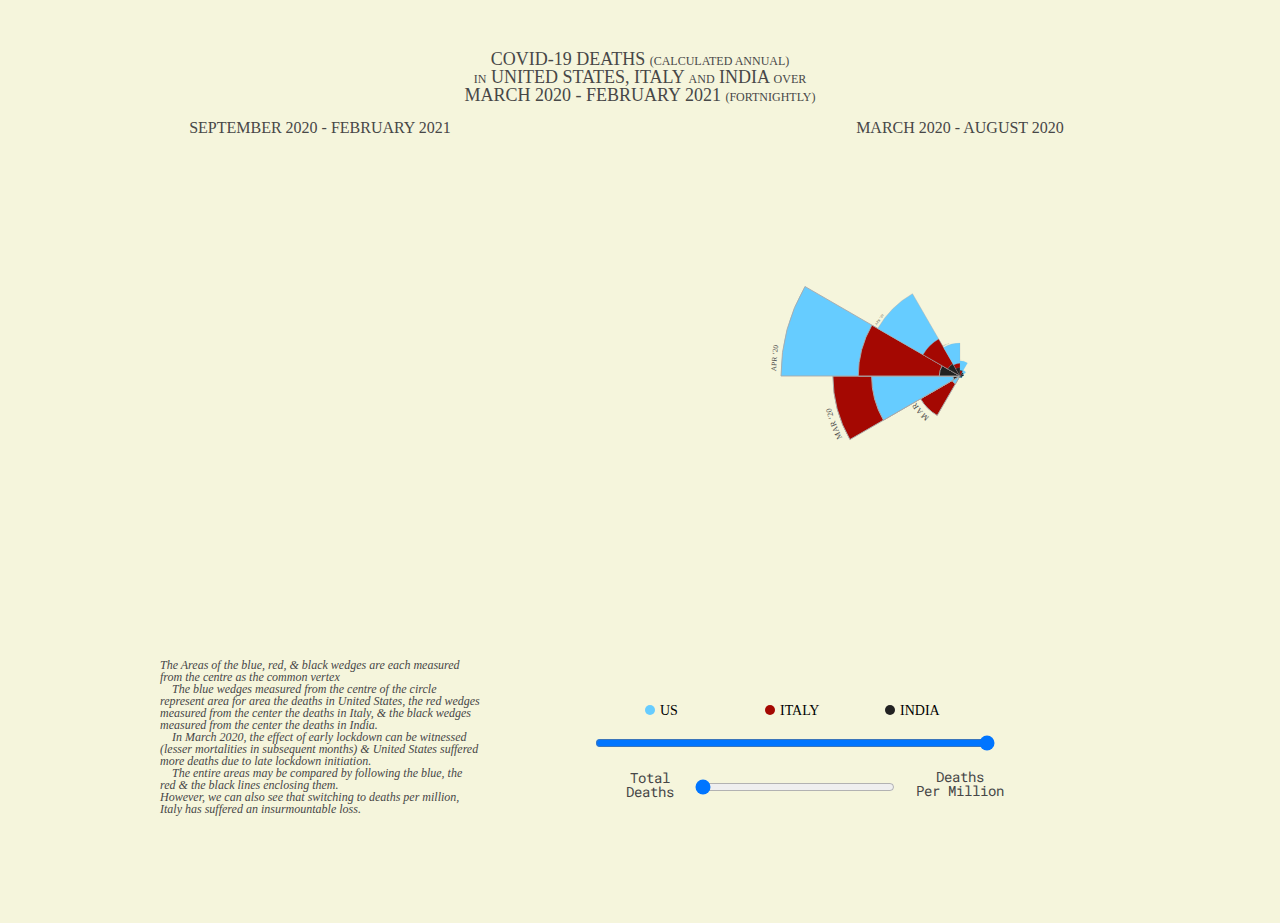
<file: nightingalerose.html>
<!DOCTYPE html>
<html lang="en">

<head>
	<meta charset="utf-8">
	<!-- Global site tag (gtag.js) - Google Analytics -->
	<script async src="https://www.googletagmanager.com/gtag/js?id=UA-157716686-1"></script>
	<script>
		window.dataLayer = window.dataLayer || [];
		function gtag() { dataLayer.push(arguments); }
		gtag('js', new Date());

		gtag('config', 'UA-157716686-1');
	</script>


	<title>Nightingale's Rose</title>
	<!-- Stylesheets -->
	<link rel="preconnect" href="https://fonts.gstatic.com">
	<link href="https://fonts.googleapis.com/css2?family=Roboto+Mono:wght@300&display=swap" rel="stylesheet">
	<link rel="stylesheet" type="text/css" href="source_files/reset.css">
	<link rel="stylesheet" type="text/css" href="source_files/style.css">
	<link rel="icon" type="image/png" href="images/seal_icon.png">
	<!-- Libraries -->
	<script type="text/javascript" src="source_files/d3.min.js"></script>
	<!-- Scripts -->
	<script type="text/javascript" src="source_files/script.js"></script>
</head>

<body>
	<!--<h1>Nightingale's Rose</h1>-->

	<!-- Inspiration:
			http://mbostock.github.io/protovis/ex/crimea-rose.html
			http://understandinguncertainty.org/node/213
		-->

	<script type="text/javascript">


		var myLoader = function (toggle = false) {


			var rose = Chart.rose(),
				height = 600,
				countries = ['US', 'Italy', 'India'],
				labels = { "3A2020": "Mar ‘20", "3B2020": "Mar ‘20", "4A2020": "Apr ‘20", "4B2020": "Apr ‘20", "5A2020": "May ‘20", "5B2020": "May ‘20", "6A2020": "Jun ‘20", "6B2020": "Jun ‘20", "7A2020": "Jul ‘20", "7B2020": "Jul ‘20", "8A2020": "Aug ‘20", "8B2020": "Aug ‘20", "9A2020": "Sep ‘20", "9B2020": "Sep ‘20", "10A2020": "Oct ‘20", "10B2020": "Oct ‘20", "11A2020": "Nov ‘20", "11B2020": "Nov ‘20", "12A2020": "Dec ‘20", "12B2020": "Dec ‘20", "1A2021": "Jan ‘21", "1B2021": "Jan ‘21", "2A2021": "Feb ‘21", "2B2021": "Feb ‘21" };

			// Add a title:
			d3.select('body').append('h2')
				.attr('class', 'title')
				.html('COVID-19 DEATHS <span class="small">(calculated annual)<br>in</span> United States, Italy <span class="small">and</span> India <span class="small">over</span><br> March 2020 - February 2021 <span class="small">(fortnightly)</span>');

			// Add sub-titles:
			d3.select('body').append('h3')
				.attr('class', 'subtitle left')
				.html('September 2020 - February 2021');

			d3.select('body').append('h3')
				.attr('class', 'subtitle right')
				.html('March 2020 - August 2020');

			// Load the JSON data:


			d3.json('source_files/data_covid.json', function (data) {

				// Format the date and rework the data:
				var scalar;
				data.forEach(function (d) {
					d.label = labels[d.date];

					scalar = 24  //d.size;
					if (toggle == false) {
						d.us = d.US * scalar;
						d.italy = d.Italy * scalar;
						d.india = d.India * scalar;
					} else {
						d.us = d.us_per * scalar;
						d.italy = d.italy_per * scalar;
						d.india = d.india_per * scalar;
					}
				});

				// Get the maximum value:
				var maxVal = d3.max(data, function (d) {
					return d3.max([d.us, d.italy, d.india]);
				});

				// Where the maximum value gives us the maximum radius:
				var maxRadius = Math.sqrt(maxVal * 12 * (toggle ? 1.6 : 1) / Math.PI);

				// Divide the dataset in two:
				var dataset2 = data.slice(12, 24),
					dataset1 = data.slice(0, 12);

				// Append a new figure to the DOM:
				figure = d3.select('body')
					.append('figure');

				// Get the figure width:
				width = parseInt(figure.style('width'), 10);

				// Update the chart generator settings:
				rose.legend(countries)
					.width(width)
					.height(height)
					.delay(0)
					.duration(500)
					.domain([0, maxRadius])
					.angle(function (d) { return d.key; })
					.area(function (d, i) { return [d.us, d.italy, d.india]; });


				// Bind the data and generate a new chart:
				figure.datum(dataset1)
					.attr('class', 'chart figure1')
					.call(rose);

				// Append a new figure to the DOM:
				figure = d3.select('body')
					.append('figure');

				// Get the figure width:
				width = parseInt(figure.style('width'), 10);

				// Update the chart generator settings:
				rose.width(width)
					.delay(3000);

				// Bind the second dataset and generate a new chart:
				figure.datum(dataset2)
					.attr('class', 'chart figure2')
					.call(rose);

				// Append a caption:
				d3.select('.figure2').append('figcaption')
					.attr('class', 'caption')
					.html('The Areas of the blue, red, &amp; black wedges are each measured from the centre as the common vertex <p> The blue wedges measured from the centre of the circle represent area for area the deaths in United States, the red wedges measured from the center the deaths in Italy, &amp; the black wedges measured from the center the deaths in India. </p><p> In March 2020, the effect of early lockdown can be witnessed (lesser mortalities in subsequent months) &amp United States suffered more deaths due to late lockdown initiation. </p><p> The entire areas may be compared by following the blue, the red &amp; the black lines enclosing them.</p> However, we can also see that switching to deaths per million, Italy has suffered an insurmountable loss.');

				// Create a legend:
				Chart.legend(countries);

				// Create a slider:
				Chart.slider(0, data.length, 1); // minVal, maxVal, step

				Chart.addtext("Total<br>Deaths", "sideText1");
				Chart.toggler(toggle ? 1 : 0);
				Chart.addtext("Deaths<br>Per Million", "sideText2")

			});
		};



	</script>
	<script>
		myLoader();
	</script>
</body>

</html>
</file>
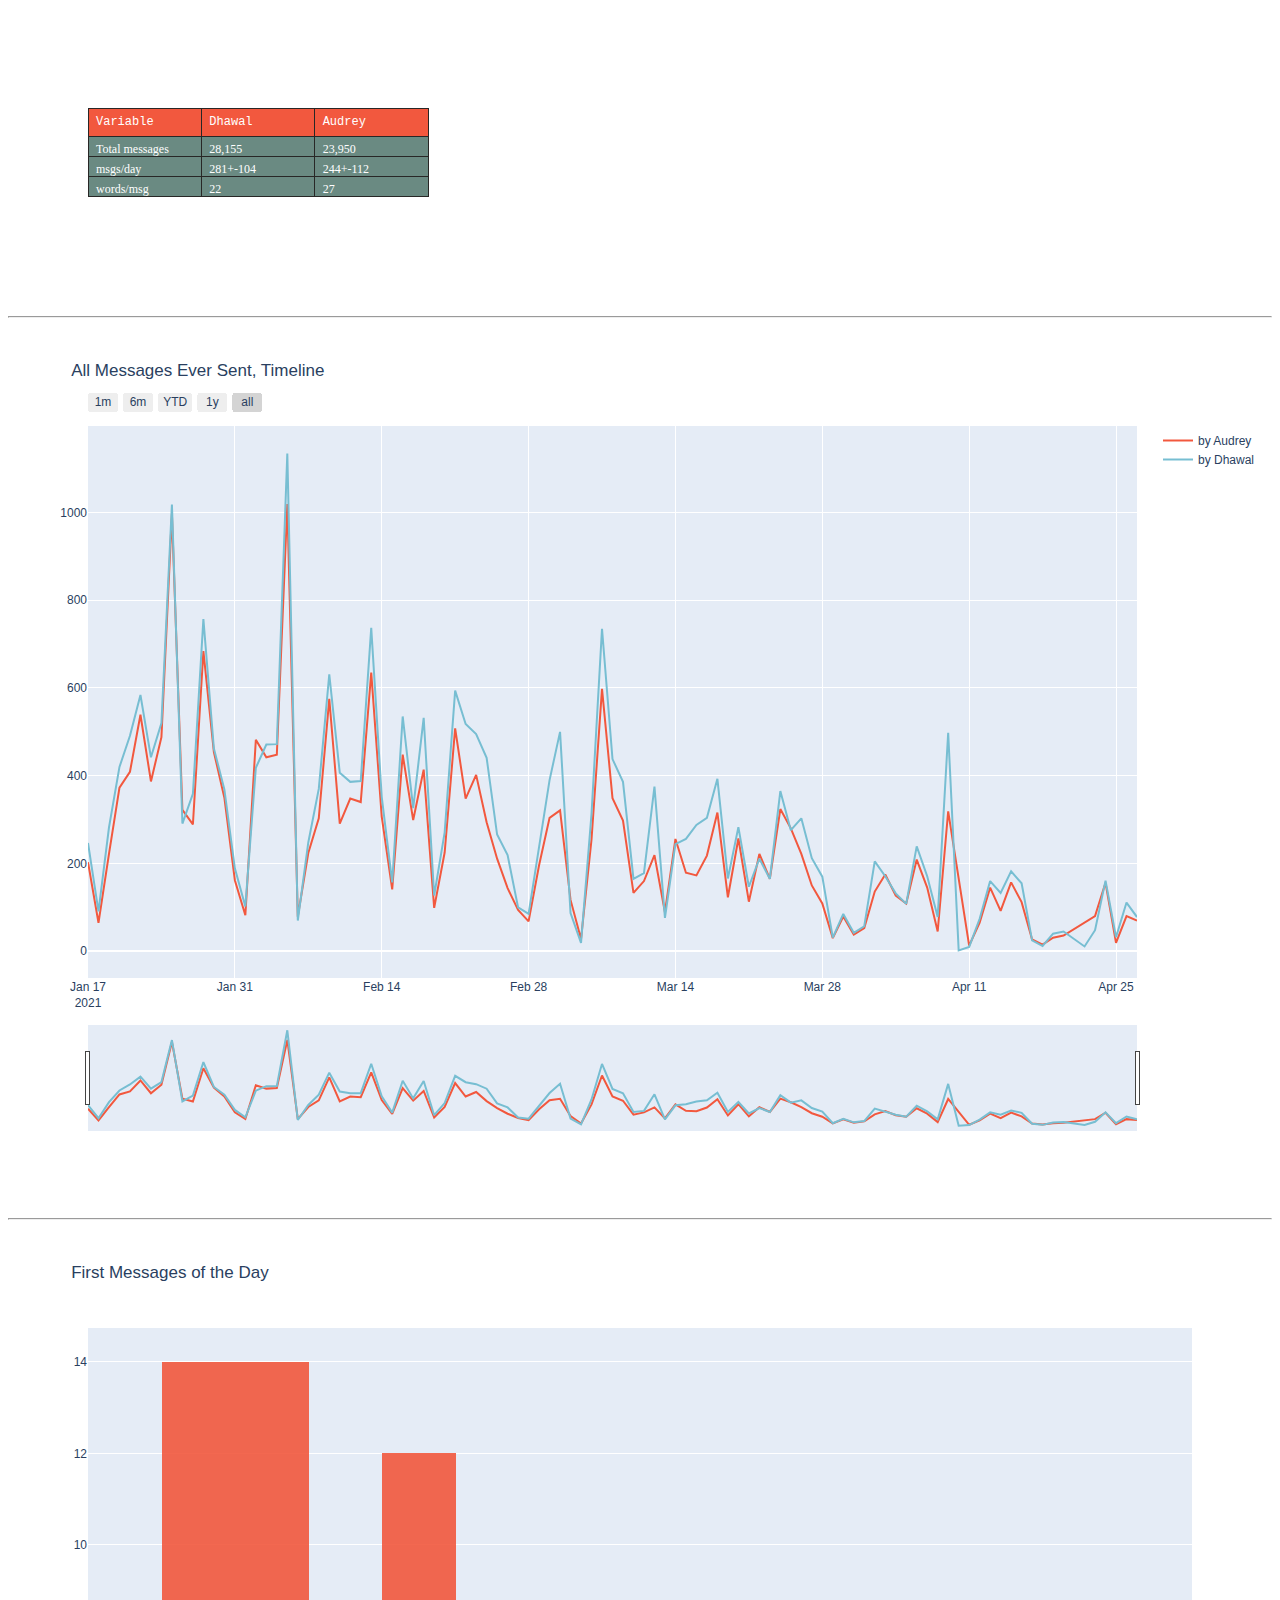
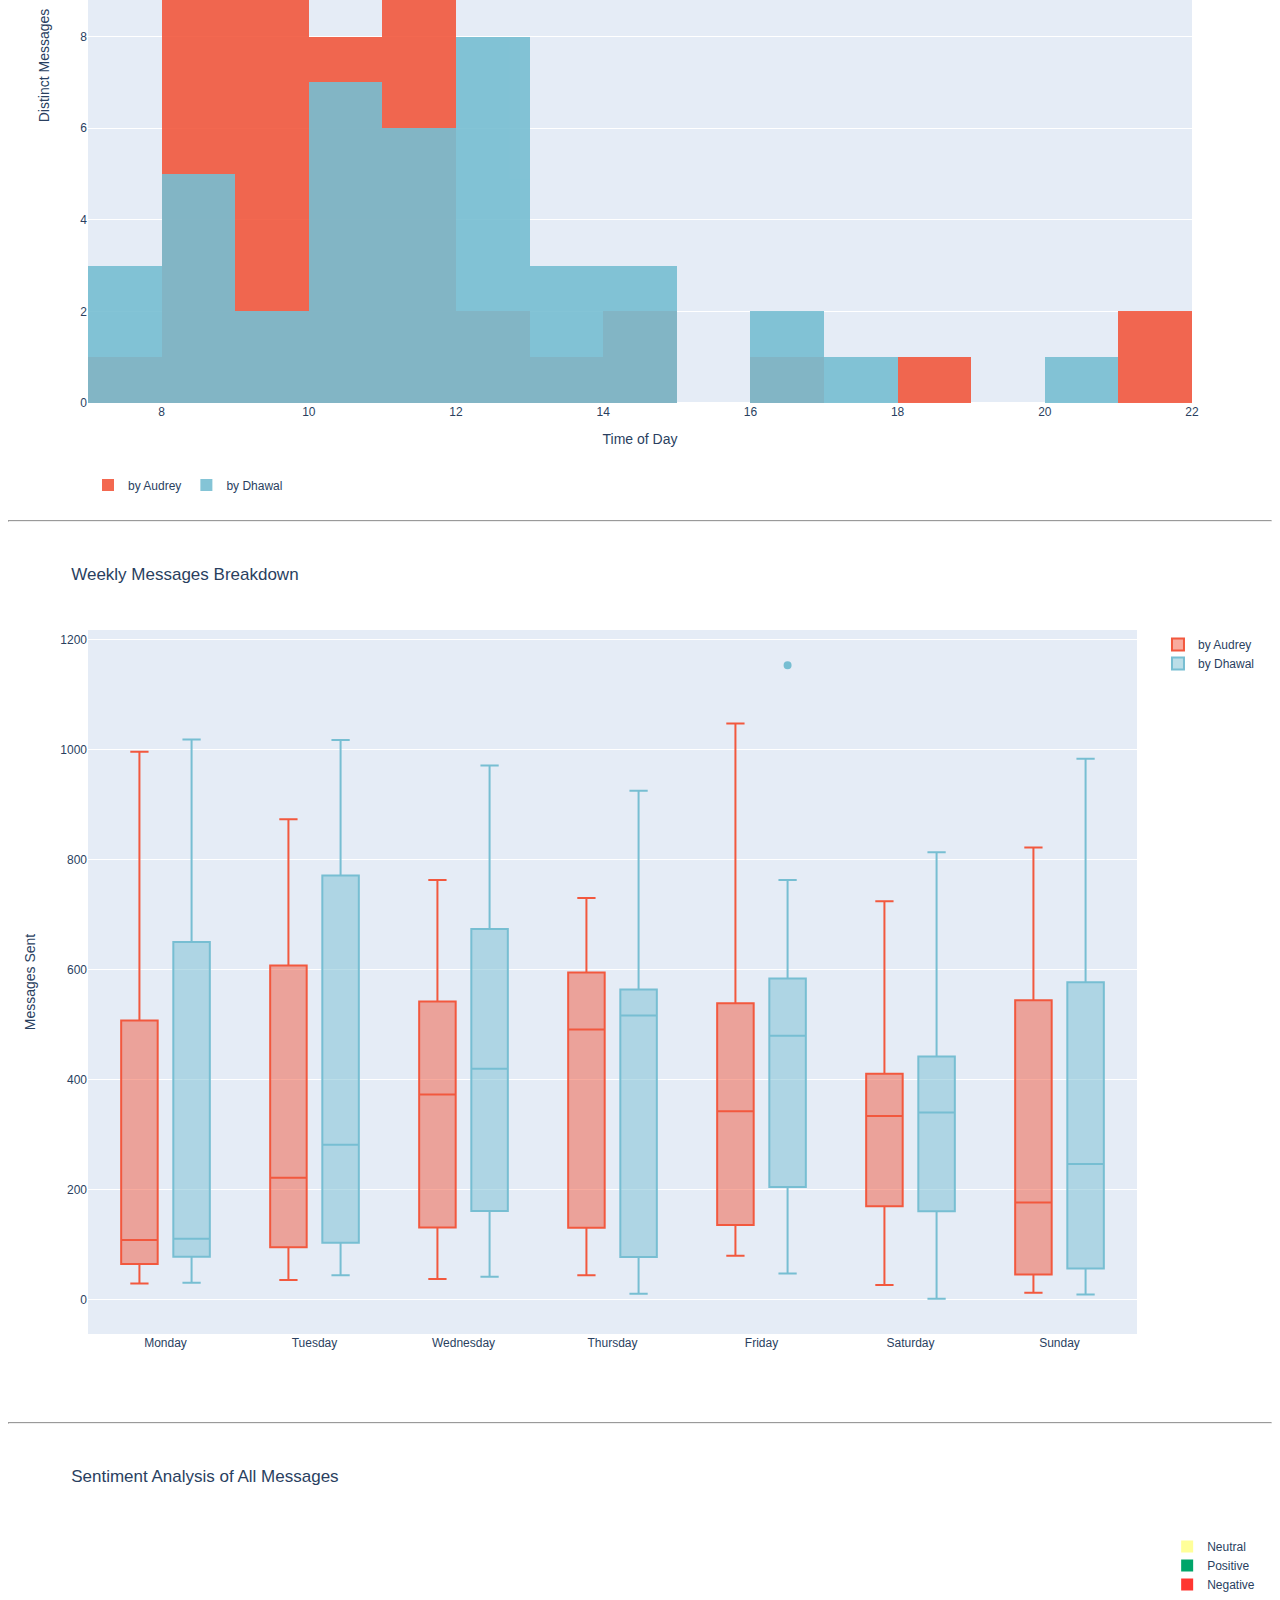
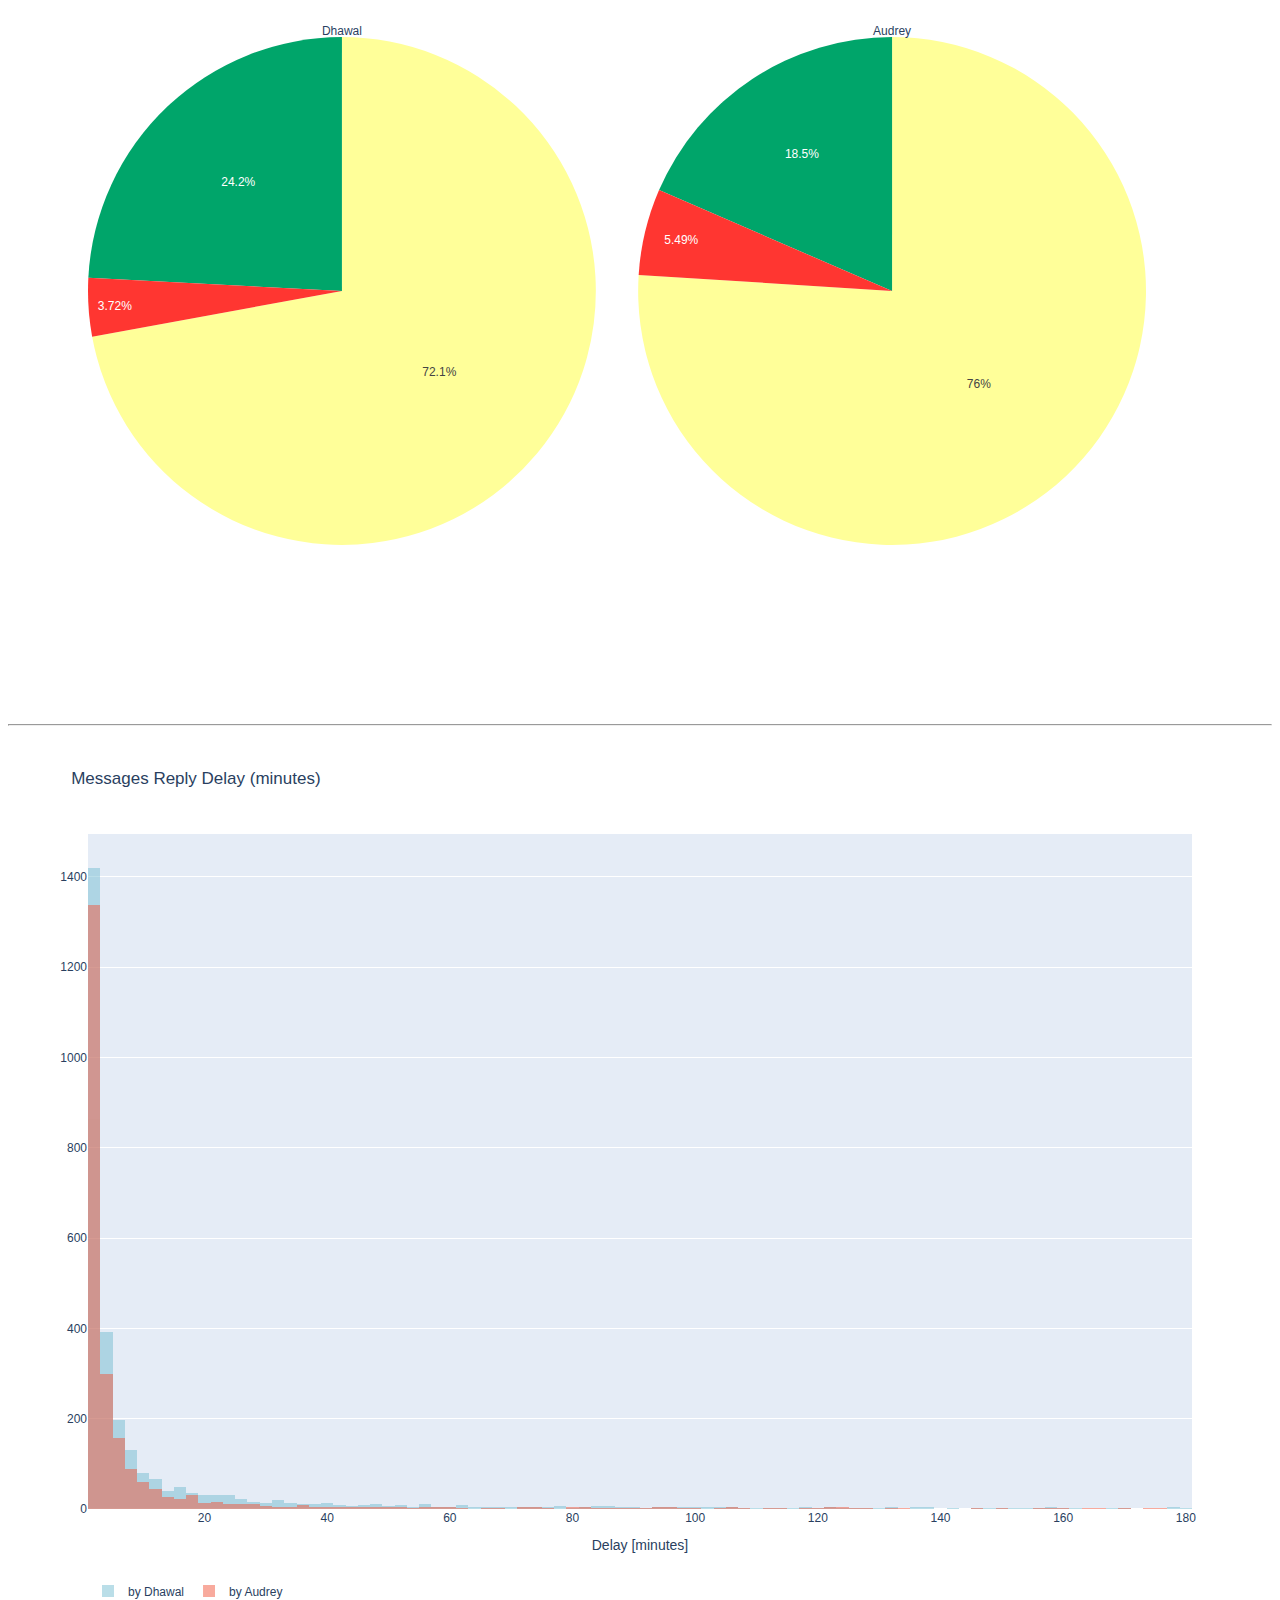
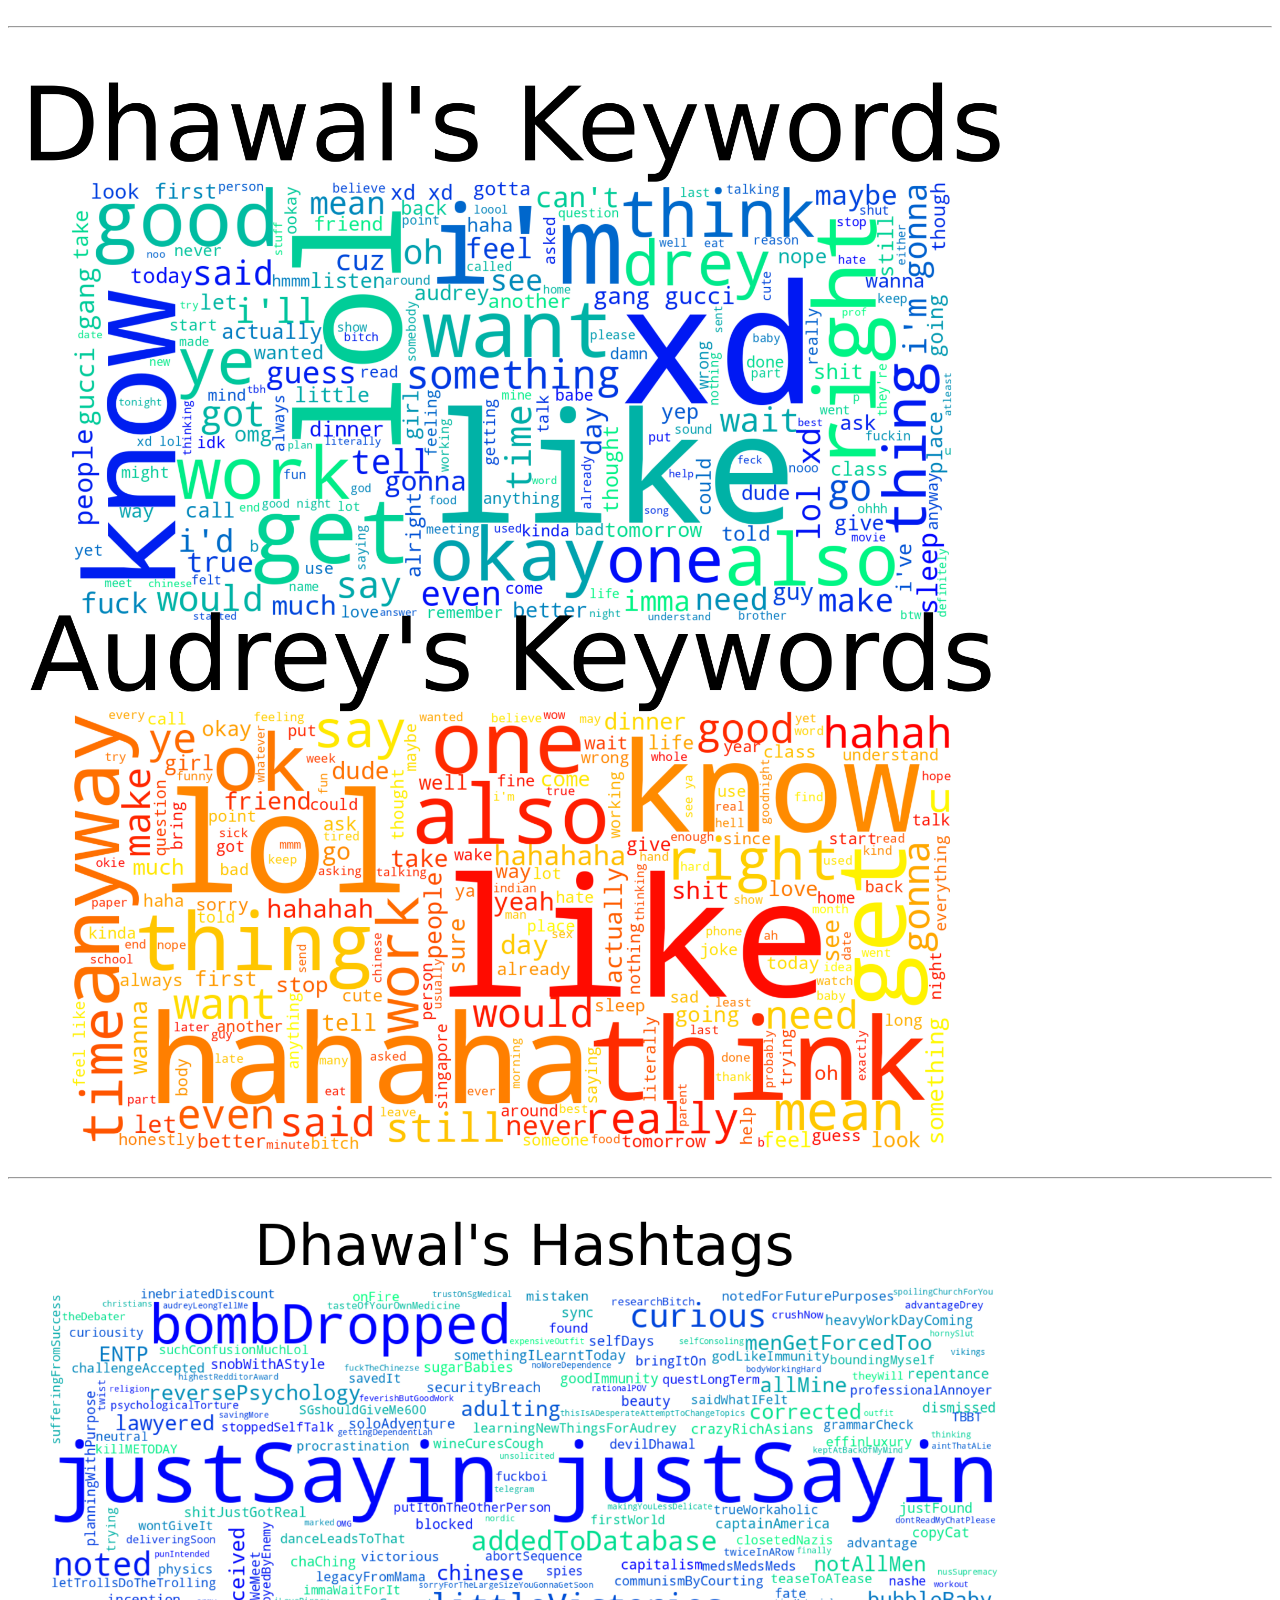
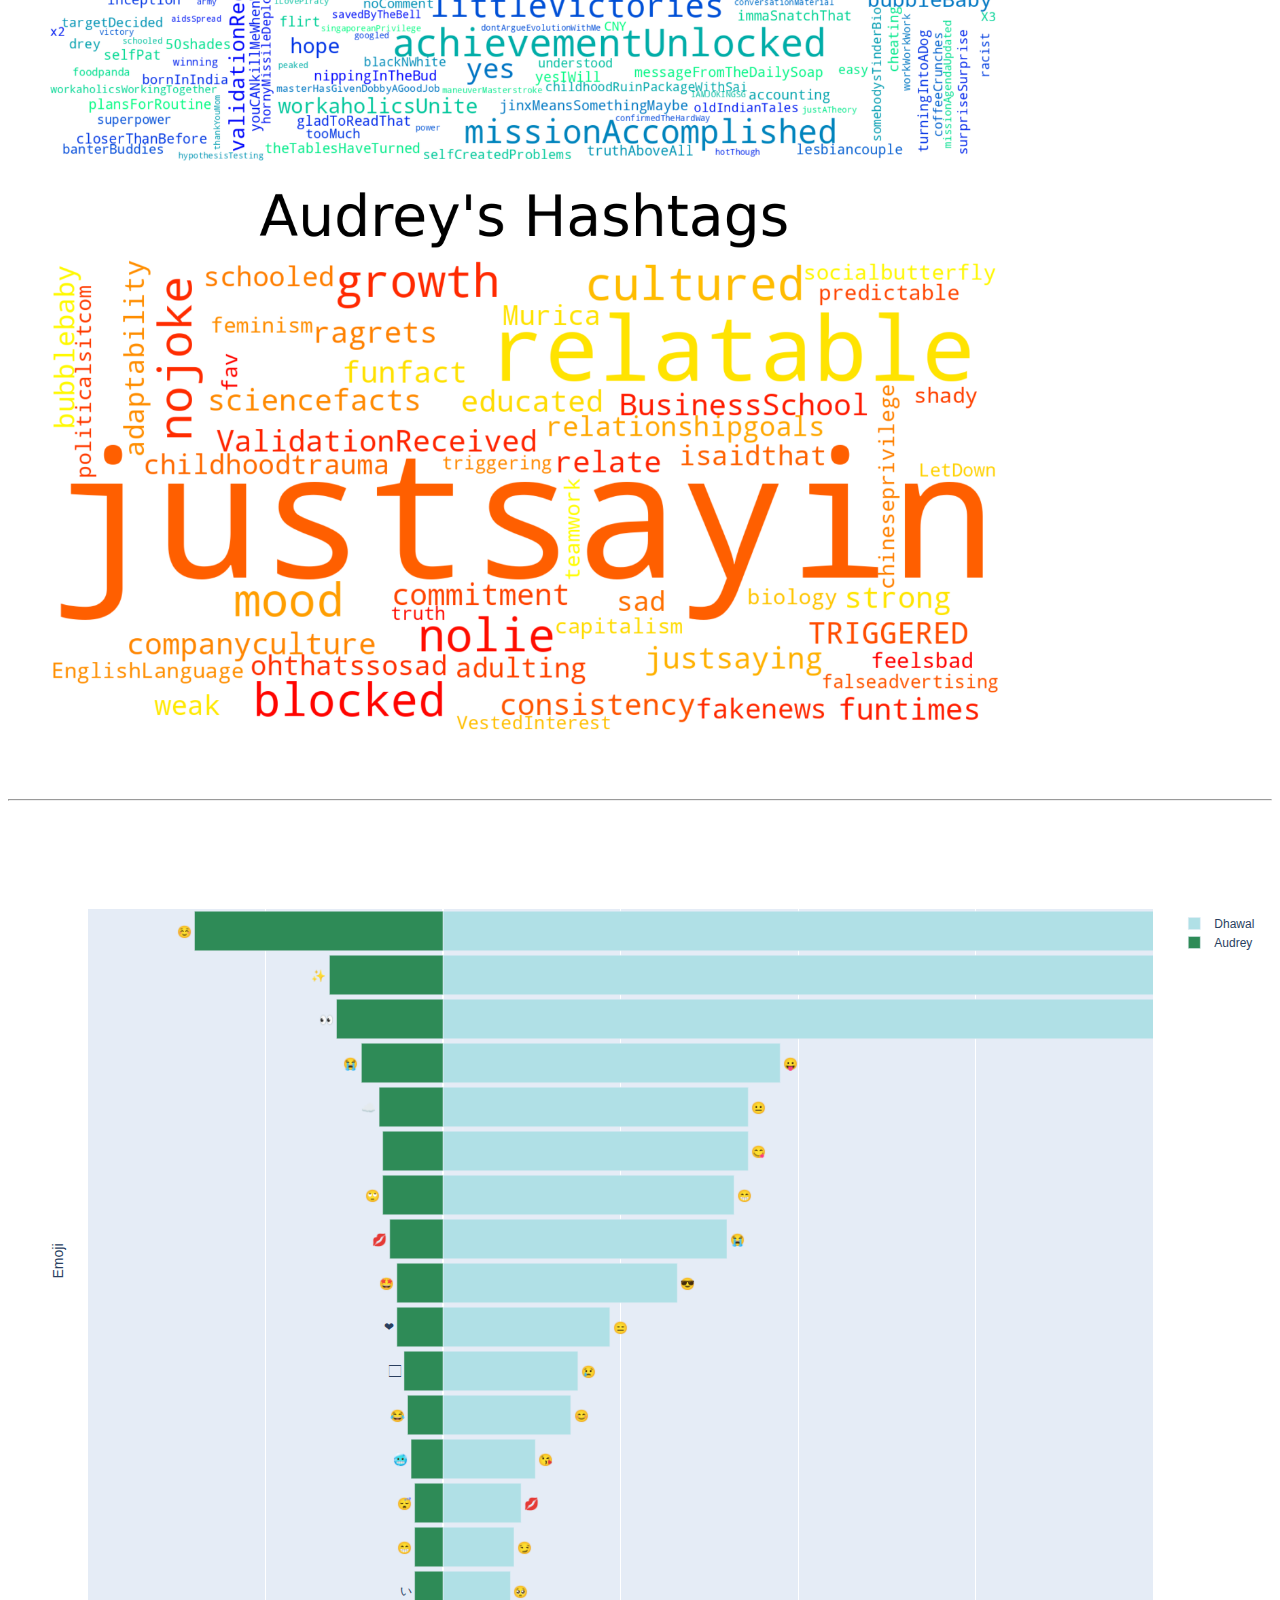
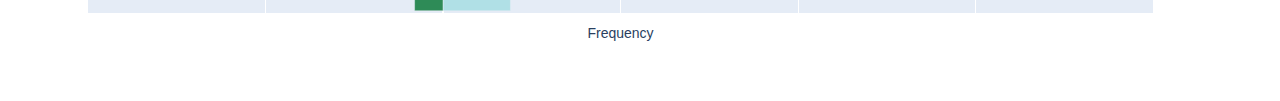
<file: thisisus.html>
<html>

<head>
  <script src="https://cdn.plot.ly/plotly-latest.min.js"></script>
</head>

<body>

  <div>
    <div id="d94b9e99-83d3-4f45-ae48-c488eb102cc0" class="plotly-graph-div" style="height:300px; width:500px;"></div>
    <script
      type="text/javascript">                                    window.PLOTLYENV = window.PLOTLYENV || {}; if (document.getElementById("d94b9e99-83d3-4f45-ae48-c488eb102cc0")) { Plotly.newPlot("d94b9e99-83d3-4f45-ae48-c488eb102cc0", [{ "cells": { "align": ["left", "left", "left", "left", "left"], "fill": { "color": "#6A8A82" }, "font": { "color": "white", "family": "Lato" }, "line": { "color": "#282726" }, "values": [["Total messages", "msgs/day", "words/msg"], ["28,155", "281+-104", "22"], ["23,950", "244+-112", "27"]] }, "header": { "align": ["left", "left", "left", "left", "left"], "fill": { "color": "#F2583E" }, "font": { "color": "white", "family": "Courier New" }, "line": { "color": "#282726" }, "values": ["Variable", "Dhawal", "Audrey"] }, "type": "table" }], { "height": 300, "template": { "data": { "bar": [{ "error_x": { "color": "#2a3f5f" }, "error_y": { "color": "#2a3f5f" }, "marker": { "line": { "color": "#E5ECF6", "width": 0.5 } }, "type": "bar" }], "barpolar": [{ "marker": { "line": { "color": "#E5ECF6", "width": 0.5 } }, "type": "barpolar" }], "carpet": [{ "aaxis": { "endlinecolor": "#2a3f5f", "gridcolor": "white", "linecolor": "white", "minorgridcolor": "white", "startlinecolor": "#2a3f5f" }, "baxis": { "endlinecolor": "#2a3f5f", "gridcolor": "white", "linecolor": "white", "minorgridcolor": "white", "startlinecolor": "#2a3f5f" }, "type": "carpet" }], "choropleth": [{ "colorbar": { "outlinewidth": 0, "ticks": "" }, "type": "choropleth" }], "contour": [{ "colorbar": { "outlinewidth": 0, "ticks": "" }, "colorscale": [[0.0, "#0d0887"], [0.1111111111111111, "#46039f"], [0.2222222222222222, "#7201a8"], [0.3333333333333333, "#9c179e"], [0.4444444444444444, "#bd3786"], [0.5555555555555556, "#d8576b"], [0.6666666666666666, "#ed7953"], [0.7777777777777778, "#fb9f3a"], [0.8888888888888888, "#fdca26"], [1.0, "#f0f921"]], "type": "contour" }], "contourcarpet": [{ "colorbar": { "outlinewidth": 0, "ticks": "" }, "type": "contourcarpet" }], "heatmap": [{ "colorbar": { "outlinewidth": 0, "ticks": "" }, "colorscale": [[0.0, "#0d0887"], [0.1111111111111111, "#46039f"], [0.2222222222222222, "#7201a8"], [0.3333333333333333, "#9c179e"], [0.4444444444444444, "#bd3786"], [0.5555555555555556, "#d8576b"], [0.6666666666666666, "#ed7953"], [0.7777777777777778, "#fb9f3a"], [0.8888888888888888, "#fdca26"], [1.0, "#f0f921"]], "type": "heatmap" }], "heatmapgl": [{ "colorbar": { "outlinewidth": 0, "ticks": "" }, "colorscale": [[0.0, "#0d0887"], [0.1111111111111111, "#46039f"], [0.2222222222222222, "#7201a8"], [0.3333333333333333, "#9c179e"], [0.4444444444444444, "#bd3786"], [0.5555555555555556, "#d8576b"], [0.6666666666666666, "#ed7953"], [0.7777777777777778, "#fb9f3a"], [0.8888888888888888, "#fdca26"], [1.0, "#f0f921"]], "type": "heatmapgl" }], "histogram": [{ "marker": { "colorbar": { "outlinewidth": 0, "ticks": "" } }, "type": "histogram" }], "histogram2d": [{ "colorbar": { "outlinewidth": 0, "ticks": "" }, "colorscale": [[0.0, "#0d0887"], [0.1111111111111111, "#46039f"], [0.2222222222222222, "#7201a8"], [0.3333333333333333, "#9c179e"], [0.4444444444444444, "#bd3786"], [0.5555555555555556, "#d8576b"], [0.6666666666666666, "#ed7953"], [0.7777777777777778, "#fb9f3a"], [0.8888888888888888, "#fdca26"], [1.0, "#f0f921"]], "type": "histogram2d" }], "histogram2dcontour": [{ "colorbar": { "outlinewidth": 0, "ticks": "" }, "colorscale": [[0.0, "#0d0887"], [0.1111111111111111, "#46039f"], [0.2222222222222222, "#7201a8"], [0.3333333333333333, "#9c179e"], [0.4444444444444444, "#bd3786"], [0.5555555555555556, "#d8576b"], [0.6666666666666666, "#ed7953"], [0.7777777777777778, "#fb9f3a"], [0.8888888888888888, "#fdca26"], [1.0, "#f0f921"]], "type": "histogram2dcontour" }], "mesh3d": [{ "colorbar": { "outlinewidth": 0, "ticks": "" }, "type": "mesh3d" }], "parcoords": [{ "line": { "colorbar": { "outlinewidth": 0, "ticks": "" } }, "type": "parcoords" }], "pie": [{ "automargin": true, "type": "pie" }], "scatter": [{ "marker": { "colorbar": { "outlinewidth": 0, "ticks": "" } }, "type": "scatter" }], "scatter3d": [{ "line": { "colorbar": { "outlinewidth": 0, "ticks": "" } }, "marker": { "colorbar": { "outlinewidth": 0, "ticks": "" } }, "type": "scatter3d" }], "scattercarpet": [{ "marker": { "colorbar": { "outlinewidth": 0, "ticks": "" } }, "type": "scattercarpet" }], "scattergeo": [{ "marker": { "colorbar": { "outlinewidth": 0, "ticks": "" } }, "type": "scattergeo" }], "scattergl": [{ "marker": { "colorbar": { "outlinewidth": 0, "ticks": "" } }, "type": "scattergl" }], "scattermapbox": [{ "marker": { "colorbar": { "outlinewidth": 0, "ticks": "" } }, "type": "scattermapbox" }], "scatterpolar": [{ "marker": { "colorbar": { "outlinewidth": 0, "ticks": "" } }, "type": "scatterpolar" }], "scatterpolargl": [{ "marker": { "colorbar": { "outlinewidth": 0, "ticks": "" } }, "type": "scatterpolargl" }], "scatterternary": [{ "marker": { "colorbar": { "outlinewidth": 0, "ticks": "" } }, "type": "scatterternary" }], "surface": [{ "colorbar": { "outlinewidth": 0, "ticks": "" }, "colorscale": [[0.0, "#0d0887"], [0.1111111111111111, "#46039f"], [0.2222222222222222, "#7201a8"], [0.3333333333333333, "#9c179e"], [0.4444444444444444, "#bd3786"], [0.5555555555555556, "#d8576b"], [0.6666666666666666, "#ed7953"], [0.7777777777777778, "#fb9f3a"], [0.8888888888888888, "#fdca26"], [1.0, "#f0f921"]], "type": "surface" }], "table": [{ "cells": { "fill": { "color": "#EBF0F8" }, "line": { "color": "white" } }, "header": { "fill": { "color": "#C8D4E3" }, "line": { "color": "white" } }, "type": "table" }] }, "layout": { "annotationdefaults": { "arrowcolor": "#2a3f5f", "arrowhead": 0, "arrowwidth": 1 }, "autotypenumbers": "strict", "coloraxis": { "colorbar": { "outlinewidth": 0, "ticks": "" } }, "colorscale": { "diverging": [[0, "#8e0152"], [0.1, "#c51b7d"], [0.2, "#de77ae"], [0.3, "#f1b6da"], [0.4, "#fde0ef"], [0.5, "#f7f7f7"], [0.6, "#e6f5d0"], [0.7, "#b8e186"], [0.8, "#7fbc41"], [0.9, "#4d9221"], [1, "#276419"]], "sequential": [[0.0, "#0d0887"], [0.1111111111111111, "#46039f"], [0.2222222222222222, "#7201a8"], [0.3333333333333333, "#9c179e"], [0.4444444444444444, "#bd3786"], [0.5555555555555556, "#d8576b"], [0.6666666666666666, "#ed7953"], [0.7777777777777778, "#fb9f3a"], [0.8888888888888888, "#fdca26"], [1.0, "#f0f921"]], "sequentialminus": [[0.0, "#0d0887"], [0.1111111111111111, "#46039f"], [0.2222222222222222, "#7201a8"], [0.3333333333333333, "#9c179e"], [0.4444444444444444, "#bd3786"], [0.5555555555555556, "#d8576b"], [0.6666666666666666, "#ed7953"], [0.7777777777777778, "#fb9f3a"], [0.8888888888888888, "#fdca26"], [1.0, "#f0f921"]] }, "colorway": ["#636efa", "#EF553B", "#00cc96", "#ab63fa", "#FFA15A", "#19d3f3", "#FF6692", "#B6E880", "#FF97FF", "#FECB52"], "font": { "color": "#2a3f5f" }, "geo": { "bgcolor": "white", "lakecolor": "white", "landcolor": "#E5ECF6", "showlakes": true, "showland": true, "subunitcolor": "white" }, "hoverlabel": { "align": "left" }, "hovermode": "closest", "mapbox": { "style": "light" }, "paper_bgcolor": "white", "plot_bgcolor": "#E5ECF6", "polar": { "angularaxis": { "gridcolor": "white", "linecolor": "white", "ticks": "" }, "bgcolor": "#E5ECF6", "radialaxis": { "gridcolor": "white", "linecolor": "white", "ticks": "" } }, "scene": { "xaxis": { "backgroundcolor": "#E5ECF6", "gridcolor": "white", "gridwidth": 2, "linecolor": "white", "showbackground": true, "ticks": "", "zerolinecolor": "white" }, "yaxis": { "backgroundcolor": "#E5ECF6", "gridcolor": "white", "gridwidth": 2, "linecolor": "white", "showbackground": true, "ticks": "", "zerolinecolor": "white" }, "zaxis": { "backgroundcolor": "#E5ECF6", "gridcolor": "white", "gridwidth": 2, "linecolor": "white", "showbackground": true, "ticks": "", "zerolinecolor": "white" } }, "shapedefaults": { "line": { "color": "#2a3f5f" } }, "ternary": { "aaxis": { "gridcolor": "white", "linecolor": "white", "ticks": "" }, "baxis": { "gridcolor": "white", "linecolor": "white", "ticks": "" }, "bgcolor": "#E5ECF6", "caxis": { "gridcolor": "white", "linecolor": "white", "ticks": "" } }, "title": { "x": 0.05 }, "xaxis": { "automargin": true, "gridcolor": "white", "linecolor": "white", "ticks": "", "title": { "standoff": 15 }, "zerolinecolor": "white", "zerolinewidth": 2 }, "yaxis": { "automargin": true, "gridcolor": "white", "linecolor": "white", "ticks": "", "title": { "standoff": 15 }, "zerolinecolor": "white", "zerolinewidth": 2 } } }, "width": 500 }, { "responsive": true }) };</script>
  </div>
  <hr>
  <div>
    <div id="77ad0a93-885b-4590-9896-55cd7851760c" class="plotly-graph-div" style="height:100%; width:100%;"></div>
    <script
      type="text/javascript">                                    window.PLOTLYENV = window.PLOTLYENV || {}; if (document.getElementById("77ad0a93-885b-4590-9896-55cd7851760c")) { Plotly.newPlot("77ad0a93-885b-4590-9896-55cd7851760c", [{ "marker": { "color": "#F2583E" }, "mode": "lines", "name": "by Audrey", "type": "scatter", "x": ["2021-01-17", "2021-01-18", "2021-01-19", "2021-01-20", "2021-01-21", "2021-01-22", "2021-01-23", "2021-01-24", "2021-01-25", "2021-01-26", "2021-01-27", "2021-01-28", "2021-01-29", "2021-01-30", "2021-01-31", "2021-02-01", "2021-02-02", "2021-02-03", "2021-02-04", "2021-02-05", "2021-02-06", "2021-02-07", "2021-02-08", "2021-02-09", "2021-02-10", "2021-02-11", "2021-02-12", "2021-02-13", "2021-02-14", "2021-02-15", "2021-02-16", "2021-02-17", "2021-02-18", "2021-02-19", "2021-02-20", "2021-02-21", "2021-02-22", "2021-02-23", "2021-02-24", "2021-02-25", "2021-02-26", "2021-02-27", "2021-02-28", "2021-03-01", "2021-03-02", "2021-03-03", "2021-03-04", "2021-03-05", "2021-03-06", "2021-03-07", "2021-03-08", "2021-03-09", "2021-03-10", "2021-03-11", "2021-03-12", "2021-03-13", "2021-03-14", "2021-03-15", "2021-03-16", "2021-03-17", "2021-03-18", "2021-03-19", "2021-03-20", "2021-03-21", "2021-03-22", "2021-03-23", "2021-03-24", "2021-03-25", "2021-03-26", "2021-03-27", "2021-03-28", "2021-03-29", "2021-03-30", "2021-03-31", "2021-04-01", "2021-04-02", "2021-04-03", "2021-04-04", "2021-04-05", "2021-04-06", "2021-04-07", "2021-04-08", "2021-04-09", "2021-04-11", "2021-04-12", "2021-04-13", "2021-04-14", "2021-04-15", "2021-04-16", "2021-04-17", "2021-04-18", "2021-04-19", "2021-04-20", "2021-04-23", "2021-04-24", "2021-04-25", "2021-04-26", "2021-04-27"], "y": [203, 65, 222, 373, 409, 539, 387, 488, 996, 322, 289, 684, 454, 350, 162, 82, 482, 442, 448, 1019, 79, 224, 303, 575, 291, 348, 340, 635, 307, 141, 448, 299, 414, 99, 225, 508, 348, 402, 294, 211, 144, 94, 68, 196, 304, 321, 117, 28, 255, 598, 349, 298, 133, 160, 219, 89, 256, 179, 173, 218, 316, 123, 257, 113, 222, 165, 324, 280, 222, 150, 109, 30, 79, 38, 53, 136, 175, 127, 109, 209, 145, 45, 319, 13, 65, 145, 92, 157, 112, 27, 15, 31, 36, 80, 156, 19, 80, 70] }, { "marker": { "color": "#77BED2" }, "mode": "lines", "name": "by Dhawal", "type": "scatter", "x": ["2021-01-17", "2021-01-18", "2021-01-19", "2021-01-20", "2021-01-21", "2021-01-22", "2021-01-23", "2021-01-24", "2021-01-25", "2021-01-26", "2021-01-27", "2021-01-28", "2021-01-29", "2021-01-30", "2021-01-31", "2021-02-01", "2021-02-02", "2021-02-03", "2021-02-04", "2021-02-05", "2021-02-06", "2021-02-07", "2021-02-08", "2021-02-09", "2021-02-10", "2021-02-11", "2021-02-12", "2021-02-13", "2021-02-14", "2021-02-15", "2021-02-16", "2021-02-17", "2021-02-18", "2021-02-19", "2021-02-20", "2021-02-21", "2021-02-22", "2021-02-23", "2021-02-24", "2021-02-25", "2021-02-26", "2021-02-27", "2021-02-28", "2021-03-01", "2021-03-02", "2021-03-03", "2021-03-04", "2021-03-05", "2021-03-06", "2021-03-07", "2021-03-08", "2021-03-09", "2021-03-10", "2021-03-11", "2021-03-12", "2021-03-13", "2021-03-14", "2021-03-15", "2021-03-16", "2021-03-17", "2021-03-18", "2021-03-19", "2021-03-20", "2021-03-21", "2021-03-22", "2021-03-23", "2021-03-24", "2021-03-25", "2021-03-26", "2021-03-27", "2021-03-28", "2021-03-29", "2021-03-30", "2021-03-31", "2021-04-01", "2021-04-02", "2021-04-03", "2021-04-04", "2021-04-05", "2021-04-06", "2021-04-07", "2021-04-08", "2021-04-09", "2021-04-10", "2021-04-11", "2021-04-12", "2021-04-13", "2021-04-14", "2021-04-15", "2021-04-16", "2021-04-17", "2021-04-18", "2021-04-19", "2021-04-20", "2021-04-22", "2021-04-23", "2021-04-24", "2021-04-25", "2021-04-26", "2021-04-27"], "y": [247, 91, 282, 420, 491, 584, 442, 520, 1018, 291, 359, 757, 462, 369, 189, 102, 418, 471, 472, 1134, 70, 248, 370, 631, 407, 386, 388, 737, 352, 157, 535, 326, 532, 127, 271, 594, 518, 495, 441, 266, 219, 100, 85, 240, 390, 500, 87, 19, 313, 735, 438, 386, 165, 178, 375, 76, 244, 256, 288, 304, 393, 166, 283, 147, 211, 165, 365, 276, 303, 212, 170, 31, 85, 42, 57, 205, 171, 132, 108, 239, 171, 78, 498, 2, 10, 74, 160, 133, 182, 155, 25, 12, 40, 45, 11, 48, 161, 32, 111, 78] }], { "legend": { "orientation": "v" }, "template": { "data": { "bar": [{ "error_x": { "color": "#2a3f5f" }, "error_y": { "color": "#2a3f5f" }, "marker": { "line": { "color": "#E5ECF6", "width": 0.5 } }, "type": "bar" }], "barpolar": [{ "marker": { "line": { "color": "#E5ECF6", "width": 0.5 } }, "type": "barpolar" }], "carpet": [{ "aaxis": { "endlinecolor": "#2a3f5f", "gridcolor": "white", "linecolor": "white", "minorgridcolor": "white", "startlinecolor": "#2a3f5f" }, "baxis": { "endlinecolor": "#2a3f5f", "gridcolor": "white", "linecolor": "white", "minorgridcolor": "white", "startlinecolor": "#2a3f5f" }, "type": "carpet" }], "choropleth": [{ "colorbar": { "outlinewidth": 0, "ticks": "" }, "type": "choropleth" }], "contour": [{ "colorbar": { "outlinewidth": 0, "ticks": "" }, "colorscale": [[0.0, "#0d0887"], [0.1111111111111111, "#46039f"], [0.2222222222222222, "#7201a8"], [0.3333333333333333, "#9c179e"], [0.4444444444444444, "#bd3786"], [0.5555555555555556, "#d8576b"], [0.6666666666666666, "#ed7953"], [0.7777777777777778, "#fb9f3a"], [0.8888888888888888, "#fdca26"], [1.0, "#f0f921"]], "type": "contour" }], "contourcarpet": [{ "colorbar": { "outlinewidth": 0, "ticks": "" }, "type": "contourcarpet" }], "heatmap": [{ "colorbar": { "outlinewidth": 0, "ticks": "" }, "colorscale": [[0.0, "#0d0887"], [0.1111111111111111, "#46039f"], [0.2222222222222222, "#7201a8"], [0.3333333333333333, "#9c179e"], [0.4444444444444444, "#bd3786"], [0.5555555555555556, "#d8576b"], [0.6666666666666666, "#ed7953"], [0.7777777777777778, "#fb9f3a"], [0.8888888888888888, "#fdca26"], [1.0, "#f0f921"]], "type": "heatmap" }], "heatmapgl": [{ "colorbar": { "outlinewidth": 0, "ticks": "" }, "colorscale": [[0.0, "#0d0887"], [0.1111111111111111, "#46039f"], [0.2222222222222222, "#7201a8"], [0.3333333333333333, "#9c179e"], [0.4444444444444444, "#bd3786"], [0.5555555555555556, "#d8576b"], [0.6666666666666666, "#ed7953"], [0.7777777777777778, "#fb9f3a"], [0.8888888888888888, "#fdca26"], [1.0, "#f0f921"]], "type": "heatmapgl" }], "histogram": [{ "marker": { "colorbar": { "outlinewidth": 0, "ticks": "" } }, "type": "histogram" }], "histogram2d": [{ "colorbar": { "outlinewidth": 0, "ticks": "" }, "colorscale": [[0.0, "#0d0887"], [0.1111111111111111, "#46039f"], [0.2222222222222222, "#7201a8"], [0.3333333333333333, "#9c179e"], [0.4444444444444444, "#bd3786"], [0.5555555555555556, "#d8576b"], [0.6666666666666666, "#ed7953"], [0.7777777777777778, "#fb9f3a"], [0.8888888888888888, "#fdca26"], [1.0, "#f0f921"]], "type": "histogram2d" }], "histogram2dcontour": [{ "colorbar": { "outlinewidth": 0, "ticks": "" }, "colorscale": [[0.0, "#0d0887"], [0.1111111111111111, "#46039f"], [0.2222222222222222, "#7201a8"], [0.3333333333333333, "#9c179e"], [0.4444444444444444, "#bd3786"], [0.5555555555555556, "#d8576b"], [0.6666666666666666, "#ed7953"], [0.7777777777777778, "#fb9f3a"], [0.8888888888888888, "#fdca26"], [1.0, "#f0f921"]], "type": "histogram2dcontour" }], "mesh3d": [{ "colorbar": { "outlinewidth": 0, "ticks": "" }, "type": "mesh3d" }], "parcoords": [{ "line": { "colorbar": { "outlinewidth": 0, "ticks": "" } }, "type": "parcoords" }], "pie": [{ "automargin": true, "type": "pie" }], "scatter": [{ "marker": { "colorbar": { "outlinewidth": 0, "ticks": "" } }, "type": "scatter" }], "scatter3d": [{ "line": { "colorbar": { "outlinewidth": 0, "ticks": "" } }, "marker": { "colorbar": { "outlinewidth": 0, "ticks": "" } }, "type": "scatter3d" }], "scattercarpet": [{ "marker": { "colorbar": { "outlinewidth": 0, "ticks": "" } }, "type": "scattercarpet" }], "scattergeo": [{ "marker": { "colorbar": { "outlinewidth": 0, "ticks": "" } }, "type": "scattergeo" }], "scattergl": [{ "marker": { "colorbar": { "outlinewidth": 0, "ticks": "" } }, "type": "scattergl" }], "scattermapbox": [{ "marker": { "colorbar": { "outlinewidth": 0, "ticks": "" } }, "type": "scattermapbox" }], "scatterpolar": [{ "marker": { "colorbar": { "outlinewidth": 0, "ticks": "" } }, "type": "scatterpolar" }], "scatterpolargl": [{ "marker": { "colorbar": { "outlinewidth": 0, "ticks": "" } }, "type": "scatterpolargl" }], "scatterternary": [{ "marker": { "colorbar": { "outlinewidth": 0, "ticks": "" } }, "type": "scatterternary" }], "surface": [{ "colorbar": { "outlinewidth": 0, "ticks": "" }, "colorscale": [[0.0, "#0d0887"], [0.1111111111111111, "#46039f"], [0.2222222222222222, "#7201a8"], [0.3333333333333333, "#9c179e"], [0.4444444444444444, "#bd3786"], [0.5555555555555556, "#d8576b"], [0.6666666666666666, "#ed7953"], [0.7777777777777778, "#fb9f3a"], [0.8888888888888888, "#fdca26"], [1.0, "#f0f921"]], "type": "surface" }], "table": [{ "cells": { "fill": { "color": "#EBF0F8" }, "line": { "color": "white" } }, "header": { "fill": { "color": "#C8D4E3" }, "line": { "color": "white" } }, "type": "table" }] }, "layout": { "annotationdefaults": { "arrowcolor": "#2a3f5f", "arrowhead": 0, "arrowwidth": 1 }, "autotypenumbers": "strict", "coloraxis": { "colorbar": { "outlinewidth": 0, "ticks": "" } }, "colorscale": { "diverging": [[0, "#8e0152"], [0.1, "#c51b7d"], [0.2, "#de77ae"], [0.3, "#f1b6da"], [0.4, "#fde0ef"], [0.5, "#f7f7f7"], [0.6, "#e6f5d0"], [0.7, "#b8e186"], [0.8, "#7fbc41"], [0.9, "#4d9221"], [1, "#276419"]], "sequential": [[0.0, "#0d0887"], [0.1111111111111111, "#46039f"], [0.2222222222222222, "#7201a8"], [0.3333333333333333, "#9c179e"], [0.4444444444444444, "#bd3786"], [0.5555555555555556, "#d8576b"], [0.6666666666666666, "#ed7953"], [0.7777777777777778, "#fb9f3a"], [0.8888888888888888, "#fdca26"], [1.0, "#f0f921"]], "sequentialminus": [[0.0, "#0d0887"], [0.1111111111111111, "#46039f"], [0.2222222222222222, "#7201a8"], [0.3333333333333333, "#9c179e"], [0.4444444444444444, "#bd3786"], [0.5555555555555556, "#d8576b"], [0.6666666666666666, "#ed7953"], [0.7777777777777778, "#fb9f3a"], [0.8888888888888888, "#fdca26"], [1.0, "#f0f921"]] }, "colorway": ["#636efa", "#EF553B", "#00cc96", "#ab63fa", "#FFA15A", "#19d3f3", "#FF6692", "#B6E880", "#FF97FF", "#FECB52"], "font": { "color": "#2a3f5f" }, "geo": { "bgcolor": "white", "lakecolor": "white", "landcolor": "#E5ECF6", "showlakes": true, "showland": true, "subunitcolor": "white" }, "hoverlabel": { "align": "left" }, "hovermode": "closest", "mapbox": { "style": "light" }, "paper_bgcolor": "white", "plot_bgcolor": "#E5ECF6", "polar": { "angularaxis": { "gridcolor": "white", "linecolor": "white", "ticks": "" }, "bgcolor": "#E5ECF6", "radialaxis": { "gridcolor": "white", "linecolor": "white", "ticks": "" } }, "scene": { "xaxis": { "backgroundcolor": "#E5ECF6", "gridcolor": "white", "gridwidth": 2, "linecolor": "white", "showbackground": true, "ticks": "", "zerolinecolor": "white" }, "yaxis": { "backgroundcolor": "#E5ECF6", "gridcolor": "white", "gridwidth": 2, "linecolor": "white", "showbackground": true, "ticks": "", "zerolinecolor": "white" }, "zaxis": { "backgroundcolor": "#E5ECF6", "gridcolor": "white", "gridwidth": 2, "linecolor": "white", "showbackground": true, "ticks": "", "zerolinecolor": "white" } }, "shapedefaults": { "line": { "color": "#2a3f5f" } }, "ternary": { "aaxis": { "gridcolor": "white", "linecolor": "white", "ticks": "" }, "baxis": { "gridcolor": "white", "linecolor": "white", "ticks": "" }, "bgcolor": "#E5ECF6", "caxis": { "gridcolor": "white", "linecolor": "white", "ticks": "" } }, "title": { "x": 0.05 }, "xaxis": { "automargin": true, "gridcolor": "white", "linecolor": "white", "ticks": "", "title": { "standoff": 15 }, "zerolinecolor": "white", "zerolinewidth": 2 }, "yaxis": { "automargin": true, "gridcolor": "white", "linecolor": "white", "ticks": "", "title": { "standoff": 15 }, "zerolinecolor": "white", "zerolinewidth": 2 } } }, "title": { "text": "All Messages Ever Sent, Timeline" }, "xaxis": { "rangeselector": { "buttons": [{ "count": 1, "label": "1m", "step": "month", "stepmode": "backward" }, { "count": 6, "label": "6m", "step": "month", "stepmode": "backward" }, { "count": 1, "label": "YTD", "step": "year", "stepmode": "todate" }, { "count": 1, "label": "1y", "step": "year", "stepmode": "backward" }, { "step": "all" }] }, "rangeslider": { "visible": true }, "type": "date" } }, { "responsive": true }) };</script>
  </div>
  <hr>

  <div>
    <div id="406aaf8e-c991-4845-87b1-fedc35f7a367" class="plotly-graph-div" style="height:100%; width:100%;"></div>
    <script
      type="text/javascript">                                    window.PLOTLYENV = window.PLOTLYENV || {}; if (document.getElementById("406aaf8e-c991-4845-87b1-fedc35f7a367")) { Plotly.newPlot("406aaf8e-c991-4845-87b1-fedc35f7a367", [{ "marker": { "color": "#F2583E" }, "name": "by Audrey", "opacity": 0.9, "type": "histogram", "x": [21, 9, 10, 11, 7, 11, 10, 8, 8, 13, 11, 8, 9, 8, 11, 8, 9, 9, 8, 9, 11, 11, 10, 8, 9, 11, 11, 9, 9, 8, 9, 8, 12, 9, 11, 9, 9, 9, 8, 8, 10, 8, 10, 10, 14, 8, 9, 8, 14, 18, 12, 11, 16, 21, 10, 10, 11, 11], "xbins": { "end": 24.0, "size": 1, "start": 7.0 } }, { "marker": { "color": "#77BED2" }, "name": "by Dhawal", "opacity": 0.9, "type": "histogram", "x": [11, 10, 12, 11, 10, 12, 12, 12, 13, 8, 10, 9, 16, 12, 12, 12, 10, 8, 13, 7, 10, 9, 11, 10, 8, 14, 11, 8, 14, 7, 17, 7, 11, 10, 8, 20, 11, 14, 16, 13, 12], "xbins": { "end": 24.0, "size": 1, "start": 7.0 } }], { "barmode": "overlay", "legend": { "orientation": "h" }, "template": { "data": { "bar": [{ "error_x": { "color": "#2a3f5f" }, "error_y": { "color": "#2a3f5f" }, "marker": { "line": { "color": "#E5ECF6", "width": 0.5 } }, "type": "bar" }], "barpolar": [{ "marker": { "line": { "color": "#E5ECF6", "width": 0.5 } }, "type": "barpolar" }], "carpet": [{ "aaxis": { "endlinecolor": "#2a3f5f", "gridcolor": "white", "linecolor": "white", "minorgridcolor": "white", "startlinecolor": "#2a3f5f" }, "baxis": { "endlinecolor": "#2a3f5f", "gridcolor": "white", "linecolor": "white", "minorgridcolor": "white", "startlinecolor": "#2a3f5f" }, "type": "carpet" }], "choropleth": [{ "colorbar": { "outlinewidth": 0, "ticks": "" }, "type": "choropleth" }], "contour": [{ "colorbar": { "outlinewidth": 0, "ticks": "" }, "colorscale": [[0.0, "#0d0887"], [0.1111111111111111, "#46039f"], [0.2222222222222222, "#7201a8"], [0.3333333333333333, "#9c179e"], [0.4444444444444444, "#bd3786"], [0.5555555555555556, "#d8576b"], [0.6666666666666666, "#ed7953"], [0.7777777777777778, "#fb9f3a"], [0.8888888888888888, "#fdca26"], [1.0, "#f0f921"]], "type": "contour" }], "contourcarpet": [{ "colorbar": { "outlinewidth": 0, "ticks": "" }, "type": "contourcarpet" }], "heatmap": [{ "colorbar": { "outlinewidth": 0, "ticks": "" }, "colorscale": [[0.0, "#0d0887"], [0.1111111111111111, "#46039f"], [0.2222222222222222, "#7201a8"], [0.3333333333333333, "#9c179e"], [0.4444444444444444, "#bd3786"], [0.5555555555555556, "#d8576b"], [0.6666666666666666, "#ed7953"], [0.7777777777777778, "#fb9f3a"], [0.8888888888888888, "#fdca26"], [1.0, "#f0f921"]], "type": "heatmap" }], "heatmapgl": [{ "colorbar": { "outlinewidth": 0, "ticks": "" }, "colorscale": [[0.0, "#0d0887"], [0.1111111111111111, "#46039f"], [0.2222222222222222, "#7201a8"], [0.3333333333333333, "#9c179e"], [0.4444444444444444, "#bd3786"], [0.5555555555555556, "#d8576b"], [0.6666666666666666, "#ed7953"], [0.7777777777777778, "#fb9f3a"], [0.8888888888888888, "#fdca26"], [1.0, "#f0f921"]], "type": "heatmapgl" }], "histogram": [{ "marker": { "colorbar": { "outlinewidth": 0, "ticks": "" } }, "type": "histogram" }], "histogram2d": [{ "colorbar": { "outlinewidth": 0, "ticks": "" }, "colorscale": [[0.0, "#0d0887"], [0.1111111111111111, "#46039f"], [0.2222222222222222, "#7201a8"], [0.3333333333333333, "#9c179e"], [0.4444444444444444, "#bd3786"], [0.5555555555555556, "#d8576b"], [0.6666666666666666, "#ed7953"], [0.7777777777777778, "#fb9f3a"], [0.8888888888888888, "#fdca26"], [1.0, "#f0f921"]], "type": "histogram2d" }], "histogram2dcontour": [{ "colorbar": { "outlinewidth": 0, "ticks": "" }, "colorscale": [[0.0, "#0d0887"], [0.1111111111111111, "#46039f"], [0.2222222222222222, "#7201a8"], [0.3333333333333333, "#9c179e"], [0.4444444444444444, "#bd3786"], [0.5555555555555556, "#d8576b"], [0.6666666666666666, "#ed7953"], [0.7777777777777778, "#fb9f3a"], [0.8888888888888888, "#fdca26"], [1.0, "#f0f921"]], "type": "histogram2dcontour" }], "mesh3d": [{ "colorbar": { "outlinewidth": 0, "ticks": "" }, "type": "mesh3d" }], "parcoords": [{ "line": { "colorbar": { "outlinewidth": 0, "ticks": "" } }, "type": "parcoords" }], "pie": [{ "automargin": true, "type": "pie" }], "scatter": [{ "marker": { "colorbar": { "outlinewidth": 0, "ticks": "" } }, "type": "scatter" }], "scatter3d": [{ "line": { "colorbar": { "outlinewidth": 0, "ticks": "" } }, "marker": { "colorbar": { "outlinewidth": 0, "ticks": "" } }, "type": "scatter3d" }], "scattercarpet": [{ "marker": { "colorbar": { "outlinewidth": 0, "ticks": "" } }, "type": "scattercarpet" }], "scattergeo": [{ "marker": { "colorbar": { "outlinewidth": 0, "ticks": "" } }, "type": "scattergeo" }], "scattergl": [{ "marker": { "colorbar": { "outlinewidth": 0, "ticks": "" } }, "type": "scattergl" }], "scattermapbox": [{ "marker": { "colorbar": { "outlinewidth": 0, "ticks": "" } }, "type": "scattermapbox" }], "scatterpolar": [{ "marker": { "colorbar": { "outlinewidth": 0, "ticks": "" } }, "type": "scatterpolar" }], "scatterpolargl": [{ "marker": { "colorbar": { "outlinewidth": 0, "ticks": "" } }, "type": "scatterpolargl" }], "scatterternary": [{ "marker": { "colorbar": { "outlinewidth": 0, "ticks": "" } }, "type": "scatterternary" }], "surface": [{ "colorbar": { "outlinewidth": 0, "ticks": "" }, "colorscale": [[0.0, "#0d0887"], [0.1111111111111111, "#46039f"], [0.2222222222222222, "#7201a8"], [0.3333333333333333, "#9c179e"], [0.4444444444444444, "#bd3786"], [0.5555555555555556, "#d8576b"], [0.6666666666666666, "#ed7953"], [0.7777777777777778, "#fb9f3a"], [0.8888888888888888, "#fdca26"], [1.0, "#f0f921"]], "type": "surface" }], "table": [{ "cells": { "fill": { "color": "#EBF0F8" }, "line": { "color": "white" } }, "header": { "fill": { "color": "#C8D4E3" }, "line": { "color": "white" } }, "type": "table" }] }, "layout": { "annotationdefaults": { "arrowcolor": "#2a3f5f", "arrowhead": 0, "arrowwidth": 1 }, "autotypenumbers": "strict", "coloraxis": { "colorbar": { "outlinewidth": 0, "ticks": "" } }, "colorscale": { "diverging": [[0, "#8e0152"], [0.1, "#c51b7d"], [0.2, "#de77ae"], [0.3, "#f1b6da"], [0.4, "#fde0ef"], [0.5, "#f7f7f7"], [0.6, "#e6f5d0"], [0.7, "#b8e186"], [0.8, "#7fbc41"], [0.9, "#4d9221"], [1, "#276419"]], "sequential": [[0.0, "#0d0887"], [0.1111111111111111, "#46039f"], [0.2222222222222222, "#7201a8"], [0.3333333333333333, "#9c179e"], [0.4444444444444444, "#bd3786"], [0.5555555555555556, "#d8576b"], [0.6666666666666666, "#ed7953"], [0.7777777777777778, "#fb9f3a"], [0.8888888888888888, "#fdca26"], [1.0, "#f0f921"]], "sequentialminus": [[0.0, "#0d0887"], [0.1111111111111111, "#46039f"], [0.2222222222222222, "#7201a8"], [0.3333333333333333, "#9c179e"], [0.4444444444444444, "#bd3786"], [0.5555555555555556, "#d8576b"], [0.6666666666666666, "#ed7953"], [0.7777777777777778, "#fb9f3a"], [0.8888888888888888, "#fdca26"], [1.0, "#f0f921"]] }, "colorway": ["#636efa", "#EF553B", "#00cc96", "#ab63fa", "#FFA15A", "#19d3f3", "#FF6692", "#B6E880", "#FF97FF", "#FECB52"], "font": { "color": "#2a3f5f" }, "geo": { "bgcolor": "white", "lakecolor": "white", "landcolor": "#E5ECF6", "showlakes": true, "showland": true, "subunitcolor": "white" }, "hoverlabel": { "align": "left" }, "hovermode": "closest", "mapbox": { "style": "light" }, "paper_bgcolor": "white", "plot_bgcolor": "#E5ECF6", "polar": { "angularaxis": { "gridcolor": "white", "linecolor": "white", "ticks": "" }, "bgcolor": "#E5ECF6", "radialaxis": { "gridcolor": "white", "linecolor": "white", "ticks": "" } }, "scene": { "xaxis": { "backgroundcolor": "#E5ECF6", "gridcolor": "white", "gridwidth": 2, "linecolor": "white", "showbackground": true, "ticks": "", "zerolinecolor": "white" }, "yaxis": { "backgroundcolor": "#E5ECF6", "gridcolor": "white", "gridwidth": 2, "linecolor": "white", "showbackground": true, "ticks": "", "zerolinecolor": "white" }, "zaxis": { "backgroundcolor": "#E5ECF6", "gridcolor": "white", "gridwidth": 2, "linecolor": "white", "showbackground": true, "ticks": "", "zerolinecolor": "white" } }, "shapedefaults": { "line": { "color": "#2a3f5f" } }, "ternary": { "aaxis": { "gridcolor": "white", "linecolor": "white", "ticks": "" }, "baxis": { "gridcolor": "white", "linecolor": "white", "ticks": "" }, "bgcolor": "#E5ECF6", "caxis": { "gridcolor": "white", "linecolor": "white", "ticks": "" } }, "title": { "x": 0.05 }, "xaxis": { "automargin": true, "gridcolor": "white", "linecolor": "white", "ticks": "", "title": { "standoff": 15 }, "zerolinecolor": "white", "zerolinewidth": 2 }, "yaxis": { "automargin": true, "gridcolor": "white", "linecolor": "white", "ticks": "", "title": { "standoff": 15 }, "zerolinecolor": "white", "zerolinewidth": 2 } } }, "title": { "text": "First Messages of the Day" }, "xaxis": { "title": { "text": "Time of Day" } }, "yaxis": { "title": { "text": "Distinct Messages" } } }, { "responsive": true }) };</script>
  </div>

  <hr>

  <div id="8b2402c2-1930-49e9-a6f5-3a2931b71417" class="plotly-graph-div" style="height:100%; width:100%;"></div>
  <script
    type="text/javascript">                                    window.PLOTLYENV = window.PLOTLYENV || {}; if (document.getElementById("8b2402c2-1930-49e9-a6f5-3a2931b71417")) { Plotly.newPlot("8b2402c2-1930-49e9-a6f5-3a2931b71417", [{ "marker": { "color": "#F2583E", "line": { "outliercolor": "#F2583E", "outlierwidth": 2 }, "outliercolor": "#F2583E" }, "name": "by Audrey", "type": "box", "x": ["Monday", "Monday", "Monday", "Monday", "Monday", "Monday", "Monday", "Monday", "Monday", "Monday", "Monday", "Tuesday", "Tuesday", "Tuesday", "Tuesday", "Tuesday", "Tuesday", "Tuesday", "Tuesday", "Tuesday", "Tuesday", "Tuesday", "Wednesday", "Wednesday", "Wednesday", "Wednesday", "Wednesday", "Wednesday", "Wednesday", "Wednesday", "Wednesday", "Thursday", "Thursday", "Thursday", "Thursday", "Thursday", "Thursday", "Thursday", "Thursday", "Thursday", "Friday", "Friday", "Friday", "Friday", "Friday", "Friday", "Friday", "Friday", "Friday", "Friday", "Saturday", "Saturday", "Saturday", "Saturday", "Saturday", "Saturday", "Saturday", "Saturday", "Saturday", "Sunday", "Sunday", "Sunday", "Sunday", "Sunday", "Sunday", "Sunday", "Sunday", "Sunday", "Sunday", "Sunday"], "y": [278, 65, 31, 570, 996, 80, 30, 320, 65, 652, 109, 70, 79, 567, 209, 36, 222, 322, 786, 145, 873, 621, 38, 763, 289, 145, 618, 424, 373, 92, 517, 45, 730, 491, 157, 565, 508, 409, 53, 684, 366, 559, 136, 319, 112, 454, 80, 539, 222, 1047, 482, 724, 244, 27, 156, 334, 350, 387, 175, 13, 563, 203, 15, 621, 488, 822, 19, 177, 162, 127] }, { "marker": { "color": "#77BED2", "line": { "outliercolor": "#77BED2", "outlierwidth": 2 }, "outliercolor": "#77BED2" }, "name": "by Dhawal", "type": "box", "x": ["Monday", "Monday", "Monday", "Monday", "Monday", "Monday", "Monday", "Monday", "Monday", "Monday", "Monday", "Tuesday", "Tuesday", "Tuesday", "Tuesday", "Tuesday", "Tuesday", "Tuesday", "Tuesday", "Tuesday", "Tuesday", "Tuesday", "Wednesday", "Wednesday", "Wednesday", "Wednesday", "Wednesday", "Wednesday", "Wednesday", "Wednesday", "Wednesday", "Thursday", "Thursday", "Thursday", "Thursday", "Thursday", "Thursday", "Thursday", "Thursday", "Thursday", "Thursday", "Friday", "Friday", "Friday", "Friday", "Friday", "Friday", "Friday", "Friday", "Friday", "Friday", "Saturday", "Saturday", "Saturday", "Saturday", "Saturday", "Saturday", "Saturday", "Saturday", "Saturday", "Saturday", "Sunday", "Sunday", "Sunday", "Sunday", "Sunday", "Sunday", "Sunday", "Sunday", "Sunday", "Sunday", "Sunday"], "y": [108, 808, 413, 91, 40, 729, 1018, 111, 31, 74, 342, 239, 78, 808, 291, 1017, 85, 660, 282, 45, 160, 823, 171, 630, 971, 133, 42, 420, 359, 572, 806, 78, 564, 542, 182, 925, 491, 11, 559, 57, 757, 522, 48, 584, 293, 155, 763, 1153, 205, 462, 498, 383, 161, 554, 369, 2, 442, 25, 312, 171, 813, 255, 32, 520, 12, 132, 983, 10, 596, 247, 741, 189] }], { "boxmode": "group", "template": { "data": { "bar": [{ "error_x": { "color": "#2a3f5f" }, "error_y": { "color": "#2a3f5f" }, "marker": { "line": { "color": "#E5ECF6", "width": 0.5 } }, "type": "bar" }], "barpolar": [{ "marker": { "line": { "color": "#E5ECF6", "width": 0.5 } }, "type": "barpolar" }], "carpet": [{ "aaxis": { "endlinecolor": "#2a3f5f", "gridcolor": "white", "linecolor": "white", "minorgridcolor": "white", "startlinecolor": "#2a3f5f" }, "baxis": { "endlinecolor": "#2a3f5f", "gridcolor": "white", "linecolor": "white", "minorgridcolor": "white", "startlinecolor": "#2a3f5f" }, "type": "carpet" }], "choropleth": [{ "colorbar": { "outlinewidth": 0, "ticks": "" }, "type": "choropleth" }], "contour": [{ "colorbar": { "outlinewidth": 0, "ticks": "" }, "colorscale": [[0.0, "#0d0887"], [0.1111111111111111, "#46039f"], [0.2222222222222222, "#7201a8"], [0.3333333333333333, "#9c179e"], [0.4444444444444444, "#bd3786"], [0.5555555555555556, "#d8576b"], [0.6666666666666666, "#ed7953"], [0.7777777777777778, "#fb9f3a"], [0.8888888888888888, "#fdca26"], [1.0, "#f0f921"]], "type": "contour" }], "contourcarpet": [{ "colorbar": { "outlinewidth": 0, "ticks": "" }, "type": "contourcarpet" }], "heatmap": [{ "colorbar": { "outlinewidth": 0, "ticks": "" }, "colorscale": [[0.0, "#0d0887"], [0.1111111111111111, "#46039f"], [0.2222222222222222, "#7201a8"], [0.3333333333333333, "#9c179e"], [0.4444444444444444, "#bd3786"], [0.5555555555555556, "#d8576b"], [0.6666666666666666, "#ed7953"], [0.7777777777777778, "#fb9f3a"], [0.8888888888888888, "#fdca26"], [1.0, "#f0f921"]], "type": "heatmap" }], "heatmapgl": [{ "colorbar": { "outlinewidth": 0, "ticks": "" }, "colorscale": [[0.0, "#0d0887"], [0.1111111111111111, "#46039f"], [0.2222222222222222, "#7201a8"], [0.3333333333333333, "#9c179e"], [0.4444444444444444, "#bd3786"], [0.5555555555555556, "#d8576b"], [0.6666666666666666, "#ed7953"], [0.7777777777777778, "#fb9f3a"], [0.8888888888888888, "#fdca26"], [1.0, "#f0f921"]], "type": "heatmapgl" }], "histogram": [{ "marker": { "colorbar": { "outlinewidth": 0, "ticks": "" } }, "type": "histogram" }], "histogram2d": [{ "colorbar": { "outlinewidth": 0, "ticks": "" }, "colorscale": [[0.0, "#0d0887"], [0.1111111111111111, "#46039f"], [0.2222222222222222, "#7201a8"], [0.3333333333333333, "#9c179e"], [0.4444444444444444, "#bd3786"], [0.5555555555555556, "#d8576b"], [0.6666666666666666, "#ed7953"], [0.7777777777777778, "#fb9f3a"], [0.8888888888888888, "#fdca26"], [1.0, "#f0f921"]], "type": "histogram2d" }], "histogram2dcontour": [{ "colorbar": { "outlinewidth": 0, "ticks": "" }, "colorscale": [[0.0, "#0d0887"], [0.1111111111111111, "#46039f"], [0.2222222222222222, "#7201a8"], [0.3333333333333333, "#9c179e"], [0.4444444444444444, "#bd3786"], [0.5555555555555556, "#d8576b"], [0.6666666666666666, "#ed7953"], [0.7777777777777778, "#fb9f3a"], [0.8888888888888888, "#fdca26"], [1.0, "#f0f921"]], "type": "histogram2dcontour" }], "mesh3d": [{ "colorbar": { "outlinewidth": 0, "ticks": "" }, "type": "mesh3d" }], "parcoords": [{ "line": { "colorbar": { "outlinewidth": 0, "ticks": "" } }, "type": "parcoords" }], "pie": [{ "automargin": true, "type": "pie" }], "scatter": [{ "marker": { "colorbar": { "outlinewidth": 0, "ticks": "" } }, "type": "scatter" }], "scatter3d": [{ "line": { "colorbar": { "outlinewidth": 0, "ticks": "" } }, "marker": { "colorbar": { "outlinewidth": 0, "ticks": "" } }, "type": "scatter3d" }], "scattercarpet": [{ "marker": { "colorbar": { "outlinewidth": 0, "ticks": "" } }, "type": "scattercarpet" }], "scattergeo": [{ "marker": { "colorbar": { "outlinewidth": 0, "ticks": "" } }, "type": "scattergeo" }], "scattergl": [{ "marker": { "colorbar": { "outlinewidth": 0, "ticks": "" } }, "type": "scattergl" }], "scattermapbox": [{ "marker": { "colorbar": { "outlinewidth": 0, "ticks": "" } }, "type": "scattermapbox" }], "scatterpolar": [{ "marker": { "colorbar": { "outlinewidth": 0, "ticks": "" } }, "type": "scatterpolar" }], "scatterpolargl": [{ "marker": { "colorbar": { "outlinewidth": 0, "ticks": "" } }, "type": "scatterpolargl" }], "scatterternary": [{ "marker": { "colorbar": { "outlinewidth": 0, "ticks": "" } }, "type": "scatterternary" }], "surface": [{ "colorbar": { "outlinewidth": 0, "ticks": "" }, "colorscale": [[0.0, "#0d0887"], [0.1111111111111111, "#46039f"], [0.2222222222222222, "#7201a8"], [0.3333333333333333, "#9c179e"], [0.4444444444444444, "#bd3786"], [0.5555555555555556, "#d8576b"], [0.6666666666666666, "#ed7953"], [0.7777777777777778, "#fb9f3a"], [0.8888888888888888, "#fdca26"], [1.0, "#f0f921"]], "type": "surface" }], "table": [{ "cells": { "fill": { "color": "#EBF0F8" }, "line": { "color": "white" } }, "header": { "fill": { "color": "#C8D4E3" }, "line": { "color": "white" } }, "type": "table" }] }, "layout": { "annotationdefaults": { "arrowcolor": "#2a3f5f", "arrowhead": 0, "arrowwidth": 1 }, "autotypenumbers": "strict", "coloraxis": { "colorbar": { "outlinewidth": 0, "ticks": "" } }, "colorscale": { "diverging": [[0, "#8e0152"], [0.1, "#c51b7d"], [0.2, "#de77ae"], [0.3, "#f1b6da"], [0.4, "#fde0ef"], [0.5, "#f7f7f7"], [0.6, "#e6f5d0"], [0.7, "#b8e186"], [0.8, "#7fbc41"], [0.9, "#4d9221"], [1, "#276419"]], "sequential": [[0.0, "#0d0887"], [0.1111111111111111, "#46039f"], [0.2222222222222222, "#7201a8"], [0.3333333333333333, "#9c179e"], [0.4444444444444444, "#bd3786"], [0.5555555555555556, "#d8576b"], [0.6666666666666666, "#ed7953"], [0.7777777777777778, "#fb9f3a"], [0.8888888888888888, "#fdca26"], [1.0, "#f0f921"]], "sequentialminus": [[0.0, "#0d0887"], [0.1111111111111111, "#46039f"], [0.2222222222222222, "#7201a8"], [0.3333333333333333, "#9c179e"], [0.4444444444444444, "#bd3786"], [0.5555555555555556, "#d8576b"], [0.6666666666666666, "#ed7953"], [0.7777777777777778, "#fb9f3a"], [0.8888888888888888, "#fdca26"], [1.0, "#f0f921"]] }, "colorway": ["#636efa", "#EF553B", "#00cc96", "#ab63fa", "#FFA15A", "#19d3f3", "#FF6692", "#B6E880", "#FF97FF", "#FECB52"], "font": { "color": "#2a3f5f" }, "geo": { "bgcolor": "white", "lakecolor": "white", "landcolor": "#E5ECF6", "showlakes": true, "showland": true, "subunitcolor": "white" }, "hoverlabel": { "align": "left" }, "hovermode": "closest", "mapbox": { "style": "light" }, "paper_bgcolor": "white", "plot_bgcolor": "#E5ECF6", "polar": { "angularaxis": { "gridcolor": "white", "linecolor": "white", "ticks": "" }, "bgcolor": "#E5ECF6", "radialaxis": { "gridcolor": "white", "linecolor": "white", "ticks": "" } }, "scene": { "xaxis": { "backgroundcolor": "#E5ECF6", "gridcolor": "white", "gridwidth": 2, "linecolor": "white", "showbackground": true, "ticks": "", "zerolinecolor": "white" }, "yaxis": { "backgroundcolor": "#E5ECF6", "gridcolor": "white", "gridwidth": 2, "linecolor": "white", "showbackground": true, "ticks": "", "zerolinecolor": "white" }, "zaxis": { "backgroundcolor": "#E5ECF6", "gridcolor": "white", "gridwidth": 2, "linecolor": "white", "showbackground": true, "ticks": "", "zerolinecolor": "white" } }, "shapedefaults": { "line": { "color": "#2a3f5f" } }, "ternary": { "aaxis": { "gridcolor": "white", "linecolor": "white", "ticks": "" }, "baxis": { "gridcolor": "white", "linecolor": "white", "ticks": "" }, "bgcolor": "#E5ECF6", "caxis": { "gridcolor": "white", "linecolor": "white", "ticks": "" } }, "title": { "x": 0.05 }, "xaxis": { "automargin": true, "gridcolor": "white", "linecolor": "white", "ticks": "", "title": { "standoff": 15 }, "zerolinecolor": "white", "zerolinewidth": 2 }, "yaxis": { "automargin": true, "gridcolor": "white", "linecolor": "white", "ticks": "", "title": { "standoff": 15 }, "zerolinecolor": "white", "zerolinewidth": 2 } } }, "title": { "text": "Weekly Messages Breakdown" }, "yaxis": { "title": { "text": "Messages Sent" }, "zeroline": false } }, { "responsive": true }) };</script>
  </div>

  <hr>

  <div>
    <div id="8e674d34-3551-4377-95f9-935afa21122c" class="plotly-graph-div" style="height:100%; width:100%;"></div>
    <script
      type="text/javascript">                                    window.PLOTLYENV = window.PLOTLYENV || {}; if (document.getElementById("8e674d34-3551-4377-95f9-935afa21122c")) { Plotly.newPlot("8e674d34-3551-4377-95f9-935afa21122c", [{ "domain": { "x": [0, 0.48] }, "hoverinfo": "label+value", "labels": ["Positive", "Negative", "Neutral"], "marker": { "colors": ["#00A56A", "#ff3631", "#FFFF99"] }, "name": "Dhawal Messages Sentiment", "textinfo": "percent", "title": { "text": "Dhawal" }, "type": "pie", "values": [6804, 1047, 20304] }, { "domain": { "x": [0.52, 1] }, "hoverinfo": "label+value", "labels": ["Positive", "Negative", "Neutral"], "marker": { "colors": ["#00A56A", "#ff3631", "#FFFF99"] }, "name": "Audrey Messages Sentiment", "textinfo": "percent", "title": { "text": "Audrey" }, "type": "pie", "values": [4430, 1316, 18204] }], { "showlegend": true, "template": { "data": { "bar": [{ "error_x": { "color": "#2a3f5f" }, "error_y": { "color": "#2a3f5f" }, "marker": { "line": { "color": "#E5ECF6", "width": 0.5 } }, "type": "bar" }], "barpolar": [{ "marker": { "line": { "color": "#E5ECF6", "width": 0.5 } }, "type": "barpolar" }], "carpet": [{ "aaxis": { "endlinecolor": "#2a3f5f", "gridcolor": "white", "linecolor": "white", "minorgridcolor": "white", "startlinecolor": "#2a3f5f" }, "baxis": { "endlinecolor": "#2a3f5f", "gridcolor": "white", "linecolor": "white", "minorgridcolor": "white", "startlinecolor": "#2a3f5f" }, "type": "carpet" }], "choropleth": [{ "colorbar": { "outlinewidth": 0, "ticks": "" }, "type": "choropleth" }], "contour": [{ "colorbar": { "outlinewidth": 0, "ticks": "" }, "colorscale": [[0.0, "#0d0887"], [0.1111111111111111, "#46039f"], [0.2222222222222222, "#7201a8"], [0.3333333333333333, "#9c179e"], [0.4444444444444444, "#bd3786"], [0.5555555555555556, "#d8576b"], [0.6666666666666666, "#ed7953"], [0.7777777777777778, "#fb9f3a"], [0.8888888888888888, "#fdca26"], [1.0, "#f0f921"]], "type": "contour" }], "contourcarpet": [{ "colorbar": { "outlinewidth": 0, "ticks": "" }, "type": "contourcarpet" }], "heatmap": [{ "colorbar": { "outlinewidth": 0, "ticks": "" }, "colorscale": [[0.0, "#0d0887"], [0.1111111111111111, "#46039f"], [0.2222222222222222, "#7201a8"], [0.3333333333333333, "#9c179e"], [0.4444444444444444, "#bd3786"], [0.5555555555555556, "#d8576b"], [0.6666666666666666, "#ed7953"], [0.7777777777777778, "#fb9f3a"], [0.8888888888888888, "#fdca26"], [1.0, "#f0f921"]], "type": "heatmap" }], "heatmapgl": [{ "colorbar": { "outlinewidth": 0, "ticks": "" }, "colorscale": [[0.0, "#0d0887"], [0.1111111111111111, "#46039f"], [0.2222222222222222, "#7201a8"], [0.3333333333333333, "#9c179e"], [0.4444444444444444, "#bd3786"], [0.5555555555555556, "#d8576b"], [0.6666666666666666, "#ed7953"], [0.7777777777777778, "#fb9f3a"], [0.8888888888888888, "#fdca26"], [1.0, "#f0f921"]], "type": "heatmapgl" }], "histogram": [{ "marker": { "colorbar": { "outlinewidth": 0, "ticks": "" } }, "type": "histogram" }], "histogram2d": [{ "colorbar": { "outlinewidth": 0, "ticks": "" }, "colorscale": [[0.0, "#0d0887"], [0.1111111111111111, "#46039f"], [0.2222222222222222, "#7201a8"], [0.3333333333333333, "#9c179e"], [0.4444444444444444, "#bd3786"], [0.5555555555555556, "#d8576b"], [0.6666666666666666, "#ed7953"], [0.7777777777777778, "#fb9f3a"], [0.8888888888888888, "#fdca26"], [1.0, "#f0f921"]], "type": "histogram2d" }], "histogram2dcontour": [{ "colorbar": { "outlinewidth": 0, "ticks": "" }, "colorscale": [[0.0, "#0d0887"], [0.1111111111111111, "#46039f"], [0.2222222222222222, "#7201a8"], [0.3333333333333333, "#9c179e"], [0.4444444444444444, "#bd3786"], [0.5555555555555556, "#d8576b"], [0.6666666666666666, "#ed7953"], [0.7777777777777778, "#fb9f3a"], [0.8888888888888888, "#fdca26"], [1.0, "#f0f921"]], "type": "histogram2dcontour" }], "mesh3d": [{ "colorbar": { "outlinewidth": 0, "ticks": "" }, "type": "mesh3d" }], "parcoords": [{ "line": { "colorbar": { "outlinewidth": 0, "ticks": "" } }, "type": "parcoords" }], "pie": [{ "automargin": true, "type": "pie" }], "scatter": [{ "marker": { "colorbar": { "outlinewidth": 0, "ticks": "" } }, "type": "scatter" }], "scatter3d": [{ "line": { "colorbar": { "outlinewidth": 0, "ticks": "" } }, "marker": { "colorbar": { "outlinewidth": 0, "ticks": "" } }, "type": "scatter3d" }], "scattercarpet": [{ "marker": { "colorbar": { "outlinewidth": 0, "ticks": "" } }, "type": "scattercarpet" }], "scattergeo": [{ "marker": { "colorbar": { "outlinewidth": 0, "ticks": "" } }, "type": "scattergeo" }], "scattergl": [{ "marker": { "colorbar": { "outlinewidth": 0, "ticks": "" } }, "type": "scattergl" }], "scattermapbox": [{ "marker": { "colorbar": { "outlinewidth": 0, "ticks": "" } }, "type": "scattermapbox" }], "scatterpolar": [{ "marker": { "colorbar": { "outlinewidth": 0, "ticks": "" } }, "type": "scatterpolar" }], "scatterpolargl": [{ "marker": { "colorbar": { "outlinewidth": 0, "ticks": "" } }, "type": "scatterpolargl" }], "scatterternary": [{ "marker": { "colorbar": { "outlinewidth": 0, "ticks": "" } }, "type": "scatterternary" }], "surface": [{ "colorbar": { "outlinewidth": 0, "ticks": "" }, "colorscale": [[0.0, "#0d0887"], [0.1111111111111111, "#46039f"], [0.2222222222222222, "#7201a8"], [0.3333333333333333, "#9c179e"], [0.4444444444444444, "#bd3786"], [0.5555555555555556, "#d8576b"], [0.6666666666666666, "#ed7953"], [0.7777777777777778, "#fb9f3a"], [0.8888888888888888, "#fdca26"], [1.0, "#f0f921"]], "type": "surface" }], "table": [{ "cells": { "fill": { "color": "#EBF0F8" }, "line": { "color": "white" } }, "header": { "fill": { "color": "#C8D4E3" }, "line": { "color": "white" } }, "type": "table" }] }, "layout": { "annotationdefaults": { "arrowcolor": "#2a3f5f", "arrowhead": 0, "arrowwidth": 1 }, "autotypenumbers": "strict", "coloraxis": { "colorbar": { "outlinewidth": 0, "ticks": "" } }, "colorscale": { "diverging": [[0, "#8e0152"], [0.1, "#c51b7d"], [0.2, "#de77ae"], [0.3, "#f1b6da"], [0.4, "#fde0ef"], [0.5, "#f7f7f7"], [0.6, "#e6f5d0"], [0.7, "#b8e186"], [0.8, "#7fbc41"], [0.9, "#4d9221"], [1, "#276419"]], "sequential": [[0.0, "#0d0887"], [0.1111111111111111, "#46039f"], [0.2222222222222222, "#7201a8"], [0.3333333333333333, "#9c179e"], [0.4444444444444444, "#bd3786"], [0.5555555555555556, "#d8576b"], [0.6666666666666666, "#ed7953"], [0.7777777777777778, "#fb9f3a"], [0.8888888888888888, "#fdca26"], [1.0, "#f0f921"]], "sequentialminus": [[0.0, "#0d0887"], [0.1111111111111111, "#46039f"], [0.2222222222222222, "#7201a8"], [0.3333333333333333, "#9c179e"], [0.4444444444444444, "#bd3786"], [0.5555555555555556, "#d8576b"], [0.6666666666666666, "#ed7953"], [0.7777777777777778, "#fb9f3a"], [0.8888888888888888, "#fdca26"], [1.0, "#f0f921"]] }, "colorway": ["#636efa", "#EF553B", "#00cc96", "#ab63fa", "#FFA15A", "#19d3f3", "#FF6692", "#B6E880", "#FF97FF", "#FECB52"], "font": { "color": "#2a3f5f" }, "geo": { "bgcolor": "white", "lakecolor": "white", "landcolor": "#E5ECF6", "showlakes": true, "showland": true, "subunitcolor": "white" }, "hoverlabel": { "align": "left" }, "hovermode": "closest", "mapbox": { "style": "light" }, "paper_bgcolor": "white", "plot_bgcolor": "#E5ECF6", "polar": { "angularaxis": { "gridcolor": "white", "linecolor": "white", "ticks": "" }, "bgcolor": "#E5ECF6", "radialaxis": { "gridcolor": "white", "linecolor": "white", "ticks": "" } }, "scene": { "xaxis": { "backgroundcolor": "#E5ECF6", "gridcolor": "white", "gridwidth": 2, "linecolor": "white", "showbackground": true, "ticks": "", "zerolinecolor": "white" }, "yaxis": { "backgroundcolor": "#E5ECF6", "gridcolor": "white", "gridwidth": 2, "linecolor": "white", "showbackground": true, "ticks": "", "zerolinecolor": "white" }, "zaxis": { "backgroundcolor": "#E5ECF6", "gridcolor": "white", "gridwidth": 2, "linecolor": "white", "showbackground": true, "ticks": "", "zerolinecolor": "white" } }, "shapedefaults": { "line": { "color": "#2a3f5f" } }, "ternary": { "aaxis": { "gridcolor": "white", "linecolor": "white", "ticks": "" }, "baxis": { "gridcolor": "white", "linecolor": "white", "ticks": "" }, "bgcolor": "#E5ECF6", "caxis": { "gridcolor": "white", "linecolor": "white", "ticks": "" } }, "title": { "x": 0.05 }, "xaxis": { "automargin": true, "gridcolor": "white", "linecolor": "white", "ticks": "", "title": { "standoff": 15 }, "zerolinecolor": "white", "zerolinewidth": 2 }, "yaxis": { "automargin": true, "gridcolor": "white", "linecolor": "white", "ticks": "", "title": { "standoff": 15 }, "zerolinecolor": "white", "zerolinewidth": 2 } } }, "title": { "text": "Sentiment Analysis of All Messages" } }, { "responsive": true }) };</script>
  </div>

  <hr>

  <div>
    <div id="5feb7909-273a-4610-a3ca-816f3d076ce0" class="plotly-graph-div" style="height:100%; width:100%;"></div>
    <script
      type="text/javascript">                                    window.PLOTLYENV = window.PLOTLYENV || {}; if (document.getElementById("5feb7909-273a-4610-a3ca-816f3d076ce0")) { Plotly.newPlot("5feb7909-273a-4610-a3ca-816f3d076ce0", [{ "marker": { "color": "#77BED2" }, "name": "by Dhawal", "opacity": 0.5, "type": "histogram", "x": [8, 1, 1, 1, 2, 2, 1, 2, 1, 1, 2, 5, 2, 1, 5, 3, 1, 1, 9, 7, 2, 2, 1, 5, 2, 2, 2, 3, 1, 4, 3, 1, 1, 1, 1, 1, 26, 32, 2, 1, 138, 4, 3, 4, 1, 1, 1, 2, 1, 1, 1, 1, 1, 1, 1, 1, 2, 1, 5, 1, 1, 2, 1, 26, 2, 3, 2, 9, 1, 1, 2, 1, 1, 1, 1, 1, 5, 1, 1, 1, 1, 1, 1, 1, 1, 32, 1, 1, 3, 1, 2, 2, 3, 8, 8, 1, 3, 23, 11, 2, 4, 17, 3, 4, 2, 2, 1, 72, 6, 1, 10, 7, 3, 1, 23, 2, 7, 18, 3, 3, 98, 3, 2, 1, 57, 1, 20, 1, 1, 1, 4, 8, 1, 5, 1, 7, 2, 1, 2, 12, 1, 1, 2, 5, 2, 1, 1, 1, 3, 1, 3, 1, 1, 1, 2, 19, 2, 1, 1, 9, 2, 7, 11, 3, 1, 4, 1, 5, 1, 1, 2, 1, 1, 3, 14, 1, 2, 1, 1, 1, 7, 178, 4, 1, 6, 1, 39, 1, 1, 1, 1, 1, 2, 1, 1, 1, 1, 12, 1, 1, 1, 1, 2, 1, 1, 1, 1, 1, 2, 1, 1, 6, 4, 1, 1, 3, 41, 1, 4, 6, 2, 1, 161, 1, 4, 1, 8, 4, 3, 3, 8, 1, 14, 1, 55, 5, 1, 1, 1, 1, 29, 1, 7, 2, 8, 1, 1, 3, 2, 5, 2, 1, 6, 2, 2, 2, 3, 5, 1, 1, 41, 5, 2, 15, 2, 2, 1, 2, 3, 23, 23, 8, 5, 3, 1, 1, 4, 2, 5, 3, 3, 1, 1, 1, 4, 6, 24, 8, 1, 2, 6, 2, 10, 1, 1, 2, 22, 1, 1, 1, 1, 1, 2, 6, 2, 1, 2, 78, 3, 1, 12, 1, 3, 2, 1, 5, 1, 1, 4, 1, 1, 1, 1, 1, 1, 1, 1, 1, 1, 1, 3, 2, 36, 56, 1, 1, 7, 1, 1, 1, 2, 2, 1, 2, 2, 1, 1, 2, 2, 6, 1, 2, 1, 1, 58, 4, 3, 7, 1, 1, 6, 5, 5, 4, 9, 1, 40, 8, 15, 2, 1, 1, 2, 1, 1, 1, 1, 3, 1, 4, 2, 30, 2, 4, 2, 1, 7, 20, 1, 2, 3, 1, 1, 24, 1, 4, 1, 2, 1, 1, 1, 1, 1, 1, 1, 1, 3, 1, 6, 4, 1, 1, 1, 2, 1, 1, 2, 1, 4, 4, 15, 1, 75, 2, 1, 1, 12, 1, 1, 1, 85, 30, 1, 97, 1, 101, 1, 2, 2, 21, 1, 3, 2, 1, 5, 44, 1, 88, 40, 3, 2, 4, 2, 14, 2, 1, 1, 3, 84, 8, 2, 2, 1, 3, 1, 2, 1, 1, 103, 1, 121, 1, 1, 1, 1, 20, 8, 7, 1, 2, 1, 2, 1, 2, 2, 1, 1, 1, 1, 1, 1, 3, 23, 1, 1, 1, 1, 68, 1, 1, 2, 1, 3, 6, 33, 1, 3, 1, 1, 1, 1, 1, 1, 13, 3, 1, 1, 2, 33, 5, 3, 1, 2, 2, 1, 1, 3, 1, 1, 13, 8, 8, 26, 71, 33, 1, 1, 1, 2, 1, 40, 1, 22, 1, 158, 16, 7, 1, 30, 39, 1, 6, 2, 1, 2, 1, 4, 1, 1, 3, 3, 1, 1, 1, 1, 1, 1, 53, 17, 1, 5, 1, 2, 2, 6, 2, 1, 10, 3, 1, 1, 1, 1, 1, 4, 1, 1, 135, 7, 2, 3, 11, 2, 48, 1, 131, 1, 2, 2, 1, 1, 1, 135, 13, 4, 3, 5, 12, 2, 2, 7, 1, 3, 2, 4, 1, 27, 1, 1, 74, 135, 4, 4, 8, 14, 1, 4, 41, 10, 2, 1, 2, 3, 2, 8, 1, 2, 9, 4, 1, 1, 6, 73, 1, 2, 1, 4, 1, 3, 3, 51, 1, 1, 2, 9, 1, 1, 1, 4, 22, 10, 1, 6, 12, 9, 4, 30, 2, 63, 2, 5, 5, 1, 1, 1, 5, 2, 1, 1, 1, 1, 138, 3, 1, 26, 47, 2, 1, 1, 10, 3, 9, 70, 6, 1, 4, 33, 1, 10, 3, 23, 4, 8, 3, 1, 2, 1, 1, 1, 5, 4, 26, 4, 5, 8, 4, 2, 19, 1, 10, 6, 5, 1, 1, 33, 155, 1, 4, 5, 22, 1, 2, 1, 10, 4, 11, 31, 4, 28, 2, 4, 1, 3, 1, 6, 4, 9, 2, 16, 4, 10, 1, 1, 1, 7, 7, 3, 1, 1, 2, 38, 1, 1, 1, 2, 1, 1, 1, 1, 1, 3, 2, 2, 12, 1, 1, 1, 2, 2, 1, 97, 101, 2, 1, 4, 1, 1, 2, 1, 1, 1, 1, 1, 21, 6, 6, 1, 1, 1, 1, 1, 1, 1, 4, 1, 2, 1, 2, 8, 10, 13, 1, 3, 4, 3, 2, 1, 4, 1, 1, 1, 31, 9, 1, 4, 1, 2, 5, 1, 28, 3, 10, 1, 2, 1, 16, 1, 1, 1, 2, 6, 2, 1, 1, 1, 3, 4, 2, 1, 2, 1, 3, 1, 2, 1, 1, 1, 3, 2, 1, 1, 2, 5, 94, 82, 2, 1, 1, 2, 10, 1, 105, 40, 34, 1, 1, 7, 1, 1, 3, 1, 152, 2, 5, 84, 1, 9, 5, 1, 1, 2, 4, 42, 2, 1, 1, 11, 1, 1, 1, 1, 2, 1, 2, 1, 1, 20, 47, 4, 2, 27, 48, 38, 2, 9, 25, 2, 1, 1, 1, 6, 4, 2, 3, 1, 3, 1, 1, 1, 1, 1, 4, 1, 11, 1, 1, 2, 1, 124, 3, 15, 1, 1, 2, 26, 1, 2, 1, 1, 5, 3, 1, 1, 12, 1, 1, 18, 5, 12, 3, 83, 5, 2, 16, 3, 3, 44, 1, 4, 2, 1, 2, 2, 9, 1, 1, 1, 1, 6, 4, 6, 3, 4, 3, 4, 2, 3, 1, 87, 5, 36, 48, 1, 7, 1, 1, 4, 9, 5, 6, 2, 2, 9, 2, 3, 9, 8, 1, 3, 1, 4, 14, 2, 1, 6, 1, 1, 31, 1, 1, 1, 106, 24, 15, 1, 1, 4, 1, 1, 2, 6, 3, 2, 2, 2, 1, 2, 39, 3, 1, 1, 1, 11, 1, 1, 1, 1, 1, 100, 3, 5, 1, 2, 3, 1, 1, 1, 11, 10, 6, 7, 3, 3, 4, 1, 93, 2, 1, 2, 2, 13, 2, 1, 1, 1, 1, 4, 1, 1, 3, 77, 117, 2, 3, 15, 1, 2, 1, 1, 2, 3, 3, 1, 2, 2, 88, 1, 8, 10, 5, 1, 2, 8, 1, 1, 13, 54, 9, 1, 2, 1, 1, 8, 3, 2, 1, 1, 1, 117, 108, 33, 1, 115, 4, 20, 2, 1, 13, 1, 1, 2, 2, 59, 26, 4, 83, 28, 3, 1, 3, 1, 2, 4, 2, 3, 1, 1, 5, 2, 2, 2, 1, 2, 4, 9, 5, 18, 12, 2, 1, 1, 1, 3, 8, 1, 32, 1, 11, 2, 1, 3, 13, 86, 25, 6, 22, 117, 1, 1, 2, 1, 3, 1, 2, 2, 5, 76, 1, 2, 8, 14, 3, 1, 1, 1, 6, 18, 5, 8, 11, 3, 19, 3, 41, 1, 2, 1, 5, 1, 1, 8, 6, 1, 1, 2, 15, 99, 9, 92, 2, 3, 1, 4, 1, 6, 3, 2, 8, 2, 1, 14, 7, 3, 4, 12, 12, 19, 2, 11, 7, 6, 6, 17, 2, 3, 1, 6, 1, 1, 1, 1, 6, 1, 1, 1, 1, 1, 10, 2, 1, 37, 6, 2, 1, 7, 25, 1, 1, 4, 5, 5, 1, 2, 23, 50, 2, 1, 3, 2, 1, 1, 28, 16, 97, 1, 5, 2, 2, 1, 9, 7, 4, 13, 1, 47, 7, 1, 6, 12, 1, 1, 1, 5, 1, 16, 1, 1, 11, 1, 178, 4, 14, 1, 3, 1, 6, 1, 3, 4, 105, 100, 2, 1, 1, 2, 1, 3, 2, 6, 2, 16, 1, 2, 1, 7, 1, 2, 5, 2, 2, 3, 2, 1, 1, 60, 2, 5, 2, 2, 1, 19, 1, 18, 1, 1, 3, 4, 1, 49, 15, 1, 1, 1, 1, 2, 3, 26, 23, 1, 2, 2, 1, 1, 2, 4, 5, 89, 125, 5, 1, 43, 96, 2, 3, 1, 6, 37, 63, 8, 2, 169, 3, 2, 1, 4, 5, 5, 40, 31, 1, 2, 1, 1, 2, 31, 1, 1, 1, 1, 1, 3, 1, 1, 8, 10, 5, 22, 4, 1, 5, 11, 1, 1, 47, 21, 22, 5, 5, 5, 64, 6, 7, 7, 2, 20, 5, 16, 2, 5, 2, 1, 1, 1, 2, 1, 24, 1, 1, 1, 1, 22, 3, 2, 7, 9, 14, 24, 20, 34, 1, 36, 8, 24, 3, 9, 1, 2, 1, 2, 2, 1, 3, 15, 1, 33, 56, 6, 2, 137, 2, 1, 17, 5, 2, 4, 1, 4, 4, 1, 2, 1, 3, 19, 1, 2, 3, 1, 1, 1, 1, 2, 1, 5, 1, 26, 2, 1, 1, 4, 2, 2, 1, 1, 1, 1, 1, 1, 1, 1, 1, 2, 1, 2, 1, 2, 1, 1, 9, 1, 4, 7, 1, 3, 2, 122, 11, 19, 33, 30, 49, 7, 7, 4, 1, 1, 2, 4, 7, 2, 1, 6, 1, 2, 1, 4, 1, 1, 1, 1, 4, 2, 42, 6, 6, 7, 2, 1, 6, 21, 51, 1, 1, 14, 1, 2, 2, 2, 1, 1, 26, 14, 4, 7, 9, 1, 1, 8, 4, 18, 24, 1, 1, 4, 29, 1, 1, 12, 12, 50, 2, 3, 9, 1, 3, 6, 32, 1, 8, 2, 2, 16, 1, 2, 7, 114, 7, 2, 3, 3, 1, 1, 1, 1, 26, 1, 15, 23, 1, 2, 1, 8, 37, 2, 82, 83, 18, 3, 7, 1, 2, 1, 17, 1, 1, 1, 1, 12, 4, 1, 2, 13, 1, 3, 15, 1, 1, 7, 9, 1, 3, 1, 8, 157, 1, 7, 2, 1, 13, 1, 1, 3, 137, 1, 3, 2, 11, 3, 1, 1, 1, 1, 1, 1, 1, 1, 1, 1, 1, 3, 1, 100, 14, 3, 3, 1, 4, 1, 1, 3, 178, 3, 16, 46, 22, 22, 8, 5, 80, 148, 12, 19, 1, 65, 4, 2, 7, 1, 5, 1, 4, 10, 1, 15, 1, 7, 3, 1, 21, 3, 3, 1, 1, 24, 103, 17, 31, 18, 7, 13, 6, 68, 21, 2, 1, 1, 1, 1, 3, 1, 1, 1, 1, 5, 32, 94, 3, 11, 40, 4, 5, 1, 5, 4, 18, 2, 1, 16, 6, 2, 3, 1, 1, 27, 1, 1, 3, 2, 25, 3, 5, 2, 4, 1, 1, 1, 7, 8, 3, 3, 17, 2, 1, 5, 2, 3, 40, 4, 2, 22, 5, 26, 4, 3, 1, 2, 3, 2, 3, 1, 2, 5, 5, 8, 15, 3, 4, 3, 5, 11, 5, 1, 1, 1, 2, 2, 1, 5, 7, 6, 4, 6, 2, 1, 13, 56, 2, 1, 1, 1, 5, 30, 18, 25, 11, 17, 6, 5, 8, 1, 2, 1, 6, 6, 2, 1, 1, 4, 1, 1, 1, 7, 2, 3, 1, 2, 10, 2, 2, 6, 6, 1, 2, 1, 2, 12, 1, 4, 3, 18, 24, 1, 8, 3, 2, 1, 9, 157, 1, 10, 3, 8, 1, 1, 2, 62, 118, 6, 1, 1, 19, 23, 25, 4, 30, 76, 1, 19, 1, 5, 2, 2, 15, 1, 10, 33, 8, 1, 3, 1, 22, 3, 83, 1, 4, 2, 2, 11, 11, 24, 9, 20, 44, 2, 9, 45, 8, 1, 1, 1, 4, 1, 3, 1, 4, 2, 8, 1, 1, 1, 2, 1, 1, 17, 1, 1, 2, 21, 1, 68, 1, 1, 3, 12, 10, 1, 1, 5, 3, 11, 1, 1, 3, 1, 2, 3, 1, 3, 1, 5, 1, 1, 1, 1, 1, 23, 5, 2, 17, 1, 1, 1, 3, 24, 1, 1, 1, 13, 2, 1, 3, 1, 2, 20, 1, 1, 1, 2, 2, 7, 1, 23, 3, 5, 1, 1, 2, 1, 2, 1, 19, 2, 1, 37, 1, 5, 1, 1, 11, 1, 1, 8, 1, 5, 2, 1, 4, 4, 45, 4, 2, 3, 1, 3, 44, 3, 4, 32, 15, 1, 1, 1, 15, 28, 1, 3, 7, 1, 1, 1, 2, 1, 2, 7, 2, 3, 3, 41, 32, 1, 3, 12, 2, 1, 2, 14, 1, 1, 1, 2, 9, 2, 1, 3, 99, 17, 10, 1, 1, 1, 1, 4, 1, 2, 6, 1, 3, 1, 18, 1, 6, 1, 2, 61, 46, 2, 6, 54, 2, 1, 1, 83, 1, 1, 49, 1, 2, 1, 1, 1, 69, 1, 147, 1, 5, 1, 16, 1, 3, 2, 17, 78, 3, 1, 1, 1, 40, 3, 86, 24, 1, 1, 1, 2, 4, 24, 3, 8, 12, 1, 3, 72, 13, 6, 1, 30, 1, 15, 18, 3, 1, 21, 28, 122, 65, 2, 3, 1, 4, 1, 1, 9, 18, 5, 1, 46, 31, 1, 19, 114, 1, 1, 12, 16, 1, 6, 5, 3, 2, 1, 1, 16, 3, 3, 94, 1, 21, 1, 1, 1, 14, 68, 4, 1, 56, 4, 4, 4, 30, 1, 4, 1, 11, 8, 14, 3, 7, 1, 1, 2, 3, 8, 2, 7, 4, 4, 38, 4, 2, 1, 1, 1, 1, 1, 2, 1, 2, 5, 1, 1, 3, 4, 20, 2, 89, 1, 2, 1, 1, 16, 1, 2, 1, 1, 6, 1, 1, 3, 1, 2, 96, 34, 35, 179, 1, 3, 1, 1, 21, 3, 141, 3, 119, 7, 1, 1, 1, 1, 68, 24, 121, 153, 3, 4, 3, 1, 12, 1, 12, 16, 3, 5, 7, 1, 23, 15, 52, 4, 6, 3, 17, 1, 1, 1, 1, 4, 5, 1, 47, 13, 10, 1, 1, 1, 128, 131, 116, 7, 11, 26, 5, 3, 64, 5, 11, 45, 19, 102, 18, 21, 7, 25, 1, 52, 3, 4, 14, 8, 1, 12, 58, 1, 3, 1, 3, 66, 7, 75, 1, 1, 1, 1, 3, 5, 2, 4, 1, 9, 16, 2, 3, 1, 2, 2, 1, 47, 1, 2, 3, 11, 9, 7, 2, 3, 18, 1, 3, 5, 16, 5, 27, 102, 3, 5, 2, 5, 2, 2, 1, 1, 1, 1, 1, 1, 2, 20, 19, 20, 77, 1, 1, 9, 3, 6, 5, 1, 2, 14, 11, 1, 1, 36, 3, 2, 5, 3, 1, 31, 6, 70, 1, 6, 4, 31, 86, 5, 1, 1, 2, 2, 1, 4, 2, 7, 3, 1, 4, 6, 23, 1, 81, 3, 1, 3, 4, 3, 2, 28, 1, 1, 1, 1, 3, 2, 3, 1, 21, 28, 1, 1, 1, 1, 39, 6, 8, 3, 26, 3, 3, 22, 4, 3, 29, 38, 4, 1, 17, 11, 2, 17, 2, 4, 3, 4, 4, 22, 4, 3, 1, 3, 1, 1, 1, 6, 1, 31, 111, 61, 33, 8, 52, 6, 45, 36, 14, 1, 1, 47, 30, 1, 4, 130, 1, 2, 5, 3, 7, 42, 1, 38, 5, 2, 2, 16, 1, 5, 1, 7, 64, 23, 7, 75, 1, 86, 2, 3, 10, 149, 1, 1, 1, 1, 1, 1, 74, 5, 1, 1, 2, 6, 1, 4, 1, 57, 16, 15, 4, 40, 35, 16, 3, 2, 96, 50, 2, 16, 28, 55, 19, 4, 1, 1, 11, 1, 11, 2, 5, 8, 9, 7, 5, 3, 123, 1, 1, 103, 1, 4, 41, 45, 12, 17, 1, 11, 90, 15, 5, 6, 4, 1, 1, 1, 3, 1, 1, 1, 16, 5, 12, 1, 4, 4, 1, 11, 62, 13, 10, 168, 94, 15, 1, 10, 6, 7, 22, 16, 1, 1, 3, 66, 5, 1, 22, 78, 32, 1, 8, 1, 1, 2, 1, 5, 1, 1, 1, 5, 8, 3, 1, 1, 1, 2, 1, 1, 2, 15, 26, 5, 9, 15, 131, 22, 52, 2, 52, 11, 9, 5, 18, 33, 1, 5, 1, 9, 2, 19, 89, 3, 8, 26, 5, 1, 1, 8, 15, 6, 3, 17, 1, 52, 12, 27, 2, 38, 7, 4, 62, 1, 20, 7, 1, 3, 13, 1, 4, 3, 9, 9, 10, 10, 2, 55, 24, 1, 11, 1, 9, 1, 3, 1, 78, 1, 1, 1, 4, 160, 1, 2, 4, 56, 9, 5, 1, 1, 7, 3, 2, 1, 1, 1, 1, 1, 11, 1, 2, 9, 9, 3, 43, 18, 111, 1, 62, 62, 146, 13, 32, 5, 27, 1, 36, 4, 110, 86, 179, 120, 7, 1, 4, 62, 7, 69, 8, 11, 60, 9, 2, 11, 6, 43, 10, 22, 39, 3, 7, 2, 1, 2, 2, 4, 45, 18, 71, 6, 1, 135, 13, 4, 2, 2, 2, 2, 2, 2, 3, 9, 1, 36, 7, 20, 36, 2, 7, 55, 50, 9, 9, 14, 3, 1, 8, 1, 55, 8, 11, 3, 1, 1, 10, 169, 7, 1, 1, 2, 1, 1, 2, 2], "xbins": { "end": 180.0, "size": 2, "start": 1.0 } }, { "marker": { "color": "#F2583E" }, "name": "by Audrey", "opacity": 0.5, "type": "histogram", "x": [2, 10, 2, 1, 1, 2, 2, 2, 1, 1, 2, 1, 1, 1, 6, 4, 27, 4, 5, 2, 13, 2, 3, 30, 1, 2, 1, 4, 2, 1, 2, 6, 1, 3, 7, 2, 5, 1, 1, 1, 1, 1, 9, 4, 4, 10, 1, 8, 5, 7, 4, 3, 4, 1, 2, 1, 1, 1, 1, 7, 1, 1, 1, 1, 2, 5, 1, 1, 1, 1, 2, 2, 1, 3, 1, 2, 7, 5, 1, 4, 2, 1, 3, 6, 3, 1, 1, 1, 1, 1, 1, 2, 3, 1, 4, 1, 6, 1, 1, 2, 3, 6, 1, 1, 1, 42, 2, 1, 18, 5, 4, 1, 8, 2, 3, 7, 3, 4, 4, 10, 1, 3, 11, 1, 1, 1, 5, 4, 1, 1, 3, 22, 1, 5, 1, 13, 4, 2, 9, 2, 1, 2, 1, 2, 1, 4, 7, 2, 8, 8, 1, 3, 1, 1, 1, 2, 1, 1, 2, 1, 1, 1, 4, 5, 3, 1, 1, 1, 2, 5, 3, 1, 1, 4, 3, 4, 1, 1, 2, 1, 3, 1, 5, 2, 2, 3, 1, 9, 4, 2, 1, 35, 1, 2, 1, 1, 4, 1, 1, 1, 1, 2, 1, 1, 1, 2, 1, 1, 1, 1, 1, 1, 1, 1, 1, 12, 1, 1, 1, 1, 3, 2, 1, 2, 2, 1, 1, 4, 2, 2, 1, 1, 9, 1, 1, 1, 2, 1, 4, 1, 1, 2, 2, 3, 2, 1, 1, 1, 6, 2, 4, 4, 1, 3, 1, 8, 3, 1, 4, 3, 16, 1, 1, 4, 1, 2, 3, 2, 1, 2, 2, 1, 1, 16, 1, 1, 3, 1, 1, 2, 1, 3, 1, 1, 2, 4, 1, 1, 5, 4, 9, 2, 1, 3, 2, 1, 2, 1, 1, 8, 1, 1, 1, 1, 4, 1, 18, 1, 1, 1, 3, 1, 3, 3, 11, 3, 1, 1, 1, 17, 5, 1, 1, 2, 1, 2, 4, 3, 1, 1, 1, 3, 1, 1, 1, 1, 1, 2, 1, 2, 1, 2, 1, 1, 1, 1, 1, 10, 1, 1, 3, 1, 2, 2, 4, 1, 2, 8, 1, 7, 2, 1, 1, 2, 1, 1, 8, 1, 2, 1, 1, 94, 49, 9, 1, 1, 1, 1, 1, 1, 2, 1, 1, 4, 3, 6, 3, 1, 1, 7, 1, 2, 1, 1, 1, 3, 1, 1, 1, 1, 1, 2, 2, 1, 1, 7, 1, 12, 1, 2, 2, 1, 1, 1, 3, 1, 2, 2, 92, 1, 6, 1, 1, 1, 1, 1, 1, 1, 1, 1, 55, 1, 1, 1, 2, 1, 1, 1, 1, 1, 2, 1, 3, 1, 1, 1, 1, 1, 18, 4, 1, 2, 1, 1, 1, 1, 1, 1, 35, 1, 1, 2, 1, 2, 2, 2, 1, 1, 1, 1, 1, 1, 1, 1, 90, 3, 108, 34, 6, 1, 1, 2, 2, 1, 1, 3, 2, 1, 68, 1, 1, 2, 7, 1, 1, 1, 1, 1, 1, 1, 3, 1, 1, 2, 45, 21, 1, 1, 4, 1, 19, 2, 2, 1, 5, 1, 1, 1, 1, 2, 23, 170, 131, 1, 1, 1, 1, 9, 1, 1, 2, 47, 5, 1, 1, 4, 1, 9, 3, 1, 1, 6, 1, 5, 1, 1, 2, 1, 1, 1, 1, 1, 1, 22, 4, 1, 2, 1, 3, 17, 7, 1, 1, 1, 1, 2, 15, 2, 1, 2, 1, 7, 6, 1, 1, 1, 5, 3, 3, 2, 1, 6, 3, 1, 1, 11, 7, 1, 1, 2, 3, 1, 2, 1, 90, 4, 3, 4, 1, 2, 5, 2, 1, 2, 1, 7, 2, 6, 1, 3, 6, 1, 1, 6, 2, 3, 4, 2, 3, 7, 5, 1, 27, 1, 2, 2, 6, 15, 1, 1, 1, 1, 5, 2, 2, 1, 4, 1, 1, 1, 10, 1, 2, 6, 1, 6, 1, 1, 13, 1, 1, 1, 1, 1, 2, 9, 1, 1, 1, 1, 22, 9, 1, 1, 1, 5, 1, 1, 1, 1, 2, 1, 17, 1, 1, 7, 1, 1, 8, 2, 1, 1, 9, 11, 1, 1, 1, 1, 1, 1, 4, 3, 2, 1, 1, 1, 1, 1, 13, 5, 1, 9, 1, 1, 1, 4, 1, 2, 2, 1, 2, 1, 1, 7, 1, 57, 1, 3, 1, 40, 4, 2, 17, 1, 2, 2, 1, 1, 1, 1, 2, 1, 1, 3, 1, 1, 4, 1, 5, 1, 3, 1, 4, 1, 1, 3, 1, 2, 1, 1, 1, 1, 1, 3, 1, 56, 3, 1, 2, 1, 5, 1, 7, 7, 18, 4, 1, 2, 1, 5, 12, 2, 6, 5, 1, 1, 8, 1, 1, 1, 1, 1, 4, 1, 5, 4, 1, 1, 1, 4, 2, 1, 2, 1, 1, 1, 3, 13, 19, 4, 1, 6, 16, 5, 1, 21, 1, 3, 51, 12, 6, 1, 1, 1, 5, 2, 15, 3, 15, 1, 7, 132, 1, 1, 3, 1, 1, 1, 2, 21, 1, 2, 12, 23, 36, 10, 21, 1, 1, 1, 3, 1, 1, 1, 2, 1, 2, 1, 1, 1, 19, 1, 160, 1, 7, 1, 1, 1, 3, 2, 1, 2, 1, 1, 2, 1, 3, 1, 3, 2, 2, 48, 1, 2, 1, 1, 1, 2, 1, 10, 1, 3, 2, 1, 1, 2, 3, 1, 5, 2, 1, 4, 39, 1, 6, 1, 1, 3, 1, 1, 2, 4, 1, 3, 1, 6, 21, 27, 1, 1, 2, 2, 1, 12, 7, 4, 1, 4, 1, 104, 2, 4, 2, 2, 1, 1, 1, 2, 2, 2, 1, 3, 1, 1, 1, 9, 3, 2, 2, 1, 1, 4, 26, 1, 7, 1, 2, 10, 3, 2, 3, 4, 3, 2, 1, 1, 26, 1, 3, 6, 7, 5, 2, 2, 5, 1, 11, 1, 85, 1, 1, 1, 1, 2, 5, 18, 1, 84, 1, 3, 33, 2, 2, 1, 1, 1, 1, 73, 1, 3, 21, 1, 1, 2, 1, 1, 1, 2, 1, 1, 16, 1, 13, 1, 1, 1, 1, 2, 1, 2, 18, 16, 40, 27, 2, 2, 2, 1, 3, 8, 1, 2, 1, 1, 5, 1, 5, 1, 10, 2, 3, 1, 1, 1, 11, 1, 2, 2, 1, 1, 2, 1, 1, 2, 2, 1, 1, 17, 95, 2, 13, 12, 2, 1, 17, 1, 2, 1, 6, 14, 12, 28, 42, 5, 1, 2, 5, 1, 7, 1, 1, 11, 9, 6, 1, 2, 3, 5, 11, 3, 1, 1, 1, 1, 1, 2, 1, 21, 3, 1, 10, 13, 1, 1, 25, 1, 2, 12, 5, 1, 1, 3, 3, 11, 4, 3, 3, 1, 1, 1, 1, 3, 4, 1, 2, 1, 1, 1, 5, 14, 1, 3, 2, 1, 1, 1, 3, 1, 2, 1, 5, 38, 121, 1, 1, 2, 4, 3, 8, 1, 25, 1, 1, 1, 1, 1, 3, 1, 13, 2, 2, 1, 11, 4, 1, 37, 1, 1, 31, 2, 11, 2, 1, 10, 17, 1, 1, 2, 1, 1, 2, 1, 1, 1, 2, 1, 1, 10, 2, 11, 1, 12, 7, 1, 1, 1, 1, 2, 1, 1, 1, 1, 1, 15, 1, 22, 8, 17, 8, 1, 2, 1, 1, 3, 2, 11, 6, 1, 5, 4, 1, 7, 1, 9, 40, 5, 5, 3, 1, 3, 28, 30, 1, 1, 1, 25, 156, 3, 1, 2, 1, 112, 1, 3, 2, 6, 1, 1, 1, 2, 8, 1, 1, 6, 11, 2, 5, 1, 16, 3, 1, 42, 74, 2, 10, 5, 1, 62, 1, 12, 1, 1, 1, 4, 5, 5, 4, 1, 1, 3, 2, 1, 2, 1, 5, 14, 1, 18, 1, 2, 6, 1, 1, 1, 9, 14, 1, 2, 1, 1, 1, 3, 15, 7, 1, 1, 2, 1, 3, 1, 2, 13, 1, 1, 1, 1, 3, 1, 5, 1, 5, 1, 5, 3, 5, 3, 3, 1, 1, 2, 1, 1, 1, 1, 31, 6, 1, 32, 1, 12, 40, 2, 1, 5, 5, 1, 1, 6, 1, 1, 1, 1, 1, 1, 3, 1, 1, 5, 2, 1, 2, 4, 5, 3, 5, 1, 1, 2, 7, 3, 1, 2, 1, 2, 3, 6, 5, 1, 2, 1, 4, 9, 10, 1, 1, 16, 2, 5, 3, 7, 23, 28, 2, 1, 2, 1, 2, 32, 8, 3, 18, 8, 9, 9, 2, 3, 1, 1, 1, 6, 4, 1, 2, 17, 6, 1, 3, 4, 49, 11, 1, 1, 3, 3, 2, 9, 1, 1, 1, 1, 1, 1, 1, 2, 4, 1, 1, 2, 1, 2, 3, 9, 1, 59, 3, 1, 1, 7, 2, 1, 2, 1, 1, 1, 3, 1, 3, 1, 3, 1, 1, 12, 9, 6, 3, 34, 6, 13, 2, 1, 2, 17, 19, 2, 5, 1, 3, 1, 2, 2, 37, 2, 15, 1, 7, 1, 3, 10, 5, 3, 2, 3, 5, 4, 17, 7, 13, 1, 2, 1, 76, 3, 7, 1, 2, 3, 1, 1, 18, 1, 1, 8, 1, 1, 1, 1, 7, 1, 2, 1, 1, 1, 2, 43, 2, 1, 3, 16, 10, 1, 2, 2, 5, 4, 1, 6, 5, 1, 1, 2, 1, 8, 8, 2, 3, 1, 16, 54, 44, 1, 1, 2, 4, 2, 1, 1, 2, 1, 1, 2, 80, 1, 6, 3, 5, 2, 2, 4, 3, 2, 4, 1, 1, 7, 7, 1, 1, 2, 2, 1, 2, 1, 3, 1, 2, 59, 3, 2, 1, 2, 6, 1, 38, 1, 23, 8, 2, 1, 52, 6, 11, 2, 3, 1, 4, 1, 2, 1, 9, 2, 1, 1, 1, 1, 1, 16, 5, 24, 5, 95, 1, 3, 2, 2, 72, 11, 8, 8, 1, 1, 4, 8, 3, 3, 1, 57, 2, 7, 48, 29, 7, 6, 1, 5, 35, 1, 1, 3, 1, 8, 1, 1, 1, 1, 1, 13, 7, 33, 1, 1, 2, 5, 2, 1, 5, 1, 1, 1, 3, 2, 4, 1, 1, 1, 2, 2, 2, 27, 10, 12, 2, 4, 2, 2, 10, 1, 1, 4, 8, 2, 2, 2, 1, 2, 4, 2, 1, 1, 1, 51, 17, 5, 1, 12, 2, 1, 6, 2, 1, 3, 1, 1, 1, 2, 3, 1, 2, 3, 6, 1, 2, 25, 1, 3, 4, 2, 1, 1, 10, 51, 1, 12, 2, 1, 1, 43, 2, 1, 1, 3, 5, 4, 4, 124, 4, 1, 11, 1, 4, 5, 12, 3, 114, 1, 8, 1, 2, 29, 3, 20, 1, 1, 1, 145, 7, 1, 3, 18, 1, 2, 26, 1, 1, 11, 13, 1, 66, 41, 5, 21, 1, 1, 9, 6, 4, 3, 75, 1, 1, 6, 133, 3, 1, 1, 3, 14, 30, 2, 4, 1, 1, 1, 5, 1, 6, 26, 9, 9, 38, 2, 30, 1, 1, 5, 2, 1, 1, 1, 10, 163, 80, 5, 1, 1, 9, 1, 1, 4, 5, 3, 1, 5, 3, 5, 35, 6, 4, 1, 1, 2, 1, 1, 4, 16, 1, 1, 3, 2, 30, 5, 1, 8, 1, 2, 1, 1, 11, 1, 1, 1, 18, 3, 3, 1, 1, 1, 1, 2, 14, 1, 1, 1, 1, 1, 164, 104, 1, 1, 17, 127, 17, 10, 2, 10, 19, 1, 1, 1, 5, 10, 41, 4, 1, 1, 9, 2, 9, 1, 1, 2, 7, 1, 1, 1, 23, 105, 2, 2, 3, 51, 6, 4, 1, 10, 13, 27, 79, 149, 79, 4, 83, 93, 1, 3, 1, 1, 6, 1, 10, 1, 12, 46, 1, 1, 7, 2, 15, 1, 1, 5, 9, 46, 57, 6, 1, 2, 1, 1, 1, 2, 6, 5, 3, 1, 1, 3, 1, 6, 2, 1, 4, 8, 2, 2, 4, 7, 5, 2, 3, 2, 1, 6, 5, 1, 1, 2, 1, 3, 2, 1, 2, 2, 1, 1, 8, 3, 1, 82, 11, 4, 2, 1, 1, 1, 7, 1, 27, 1, 1, 1, 1, 8, 4, 2, 1, 4, 2, 1, 65, 4, 1, 1, 36, 2, 2, 1, 1, 1, 1, 16, 12, 1, 1, 1, 7, 96, 2, 5, 1, 18, 1, 3, 4, 119, 1, 2, 1, 22, 1, 3, 8, 165, 55, 157, 15, 98, 43, 4, 7, 43, 2, 3, 1, 82, 56, 95, 7, 1, 1, 2, 2, 20, 15, 100, 174, 146, 1, 11, 1, 7, 7, 20, 11, 1, 1, 12, 93, 14, 2, 1, 4, 2, 2, 1, 6, 2, 1, 35, 13, 124, 25, 2, 33, 1, 159, 2, 1, 1, 1, 4, 46, 1, 60, 10, 3, 1, 2, 1, 5, 6, 1, 56, 62, 1, 124, 5, 1, 50, 25, 19, 106, 5, 1, 4, 1, 2, 4, 1, 1, 1, 2, 1, 176, 23, 3, 14, 4, 31, 28, 4, 36, 11, 17, 1, 22, 3, 1, 7, 1, 1, 1, 6, 1, 2, 3, 3, 3, 1, 1, 1, 82, 53, 1, 1, 2, 6, 3, 1, 126, 1, 1, 5, 2, 8, 122, 5, 24, 1, 1, 4, 4, 1, 18, 2, 3, 1, 3, 87, 10, 1, 6, 1, 1, 3, 4, 3, 72, 2, 1, 4, 1, 6, 1, 119, 1, 72, 1, 5, 1, 3, 21, 2, 1, 1, 1, 2, 3, 3, 74, 24, 1, 3, 28, 4, 1, 3, 14, 1, 3, 117, 1, 1, 22, 1, 72, 7, 7, 1, 2, 19, 3, 105, 3, 20, 1, 11, 1, 1, 1, 4, 2, 121, 16, 9, 20, 2, 18, 4, 1, 14, 1, 8, 18, 5, 1, 1, 1, 23, 13, 9, 6, 6, 50, 72, 6, 2, 18, 3, 7, 1, 10, 1, 1, 2, 1, 20, 1], "xbins": { "end": 180.0, "size": 2, "start": 1.0 } }], { "barmode": "overlay", "legend": { "orientation": "h" }, "template": { "data": { "bar": [{ "error_x": { "color": "#2a3f5f" }, "error_y": { "color": "#2a3f5f" }, "marker": { "line": { "color": "#E5ECF6", "width": 0.5 } }, "type": "bar" }], "barpolar": [{ "marker": { "line": { "color": "#E5ECF6", "width": 0.5 } }, "type": "barpolar" }], "carpet": [{ "aaxis": { "endlinecolor": "#2a3f5f", "gridcolor": "white", "linecolor": "white", "minorgridcolor": "white", "startlinecolor": "#2a3f5f" }, "baxis": { "endlinecolor": "#2a3f5f", "gridcolor": "white", "linecolor": "white", "minorgridcolor": "white", "startlinecolor": "#2a3f5f" }, "type": "carpet" }], "choropleth": [{ "colorbar": { "outlinewidth": 0, "ticks": "" }, "type": "choropleth" }], "contour": [{ "colorbar": { "outlinewidth": 0, "ticks": "" }, "colorscale": [[0.0, "#0d0887"], [0.1111111111111111, "#46039f"], [0.2222222222222222, "#7201a8"], [0.3333333333333333, "#9c179e"], [0.4444444444444444, "#bd3786"], [0.5555555555555556, "#d8576b"], [0.6666666666666666, "#ed7953"], [0.7777777777777778, "#fb9f3a"], [0.8888888888888888, "#fdca26"], [1.0, "#f0f921"]], "type": "contour" }], "contourcarpet": [{ "colorbar": { "outlinewidth": 0, "ticks": "" }, "type": "contourcarpet" }], "heatmap": [{ "colorbar": { "outlinewidth": 0, "ticks": "" }, "colorscale": [[0.0, "#0d0887"], [0.1111111111111111, "#46039f"], [0.2222222222222222, "#7201a8"], [0.3333333333333333, "#9c179e"], [0.4444444444444444, "#bd3786"], [0.5555555555555556, "#d8576b"], [0.6666666666666666, "#ed7953"], [0.7777777777777778, "#fb9f3a"], [0.8888888888888888, "#fdca26"], [1.0, "#f0f921"]], "type": "heatmap" }], "heatmapgl": [{ "colorbar": { "outlinewidth": 0, "ticks": "" }, "colorscale": [[0.0, "#0d0887"], [0.1111111111111111, "#46039f"], [0.2222222222222222, "#7201a8"], [0.3333333333333333, "#9c179e"], [0.4444444444444444, "#bd3786"], [0.5555555555555556, "#d8576b"], [0.6666666666666666, "#ed7953"], [0.7777777777777778, "#fb9f3a"], [0.8888888888888888, "#fdca26"], [1.0, "#f0f921"]], "type": "heatmapgl" }], "histogram": [{ "marker": { "colorbar": { "outlinewidth": 0, "ticks": "" } }, "type": "histogram" }], "histogram2d": [{ "colorbar": { "outlinewidth": 0, "ticks": "" }, "colorscale": [[0.0, "#0d0887"], [0.1111111111111111, "#46039f"], [0.2222222222222222, "#7201a8"], [0.3333333333333333, "#9c179e"], [0.4444444444444444, "#bd3786"], [0.5555555555555556, "#d8576b"], [0.6666666666666666, "#ed7953"], [0.7777777777777778, "#fb9f3a"], [0.8888888888888888, "#fdca26"], [1.0, "#f0f921"]], "type": "histogram2d" }], "histogram2dcontour": [{ "colorbar": { "outlinewidth": 0, "ticks": "" }, "colorscale": [[0.0, "#0d0887"], [0.1111111111111111, "#46039f"], [0.2222222222222222, "#7201a8"], [0.3333333333333333, "#9c179e"], [0.4444444444444444, "#bd3786"], [0.5555555555555556, "#d8576b"], [0.6666666666666666, "#ed7953"], [0.7777777777777778, "#fb9f3a"], [0.8888888888888888, "#fdca26"], [1.0, "#f0f921"]], "type": "histogram2dcontour" }], "mesh3d": [{ "colorbar": { "outlinewidth": 0, "ticks": "" }, "type": "mesh3d" }], "parcoords": [{ "line": { "colorbar": { "outlinewidth": 0, "ticks": "" } }, "type": "parcoords" }], "pie": [{ "automargin": true, "type": "pie" }], "scatter": [{ "marker": { "colorbar": { "outlinewidth": 0, "ticks": "" } }, "type": "scatter" }], "scatter3d": [{ "line": { "colorbar": { "outlinewidth": 0, "ticks": "" } }, "marker": { "colorbar": { "outlinewidth": 0, "ticks": "" } }, "type": "scatter3d" }], "scattercarpet": [{ "marker": { "colorbar": { "outlinewidth": 0, "ticks": "" } }, "type": "scattercarpet" }], "scattergeo": [{ "marker": { "colorbar": { "outlinewidth": 0, "ticks": "" } }, "type": "scattergeo" }], "scattergl": [{ "marker": { "colorbar": { "outlinewidth": 0, "ticks": "" } }, "type": "scattergl" }], "scattermapbox": [{ "marker": { "colorbar": { "outlinewidth": 0, "ticks": "" } }, "type": "scattermapbox" }], "scatterpolar": [{ "marker": { "colorbar": { "outlinewidth": 0, "ticks": "" } }, "type": "scatterpolar" }], "scatterpolargl": [{ "marker": { "colorbar": { "outlinewidth": 0, "ticks": "" } }, "type": "scatterpolargl" }], "scatterternary": [{ "marker": { "colorbar": { "outlinewidth": 0, "ticks": "" } }, "type": "scatterternary" }], "surface": [{ "colorbar": { "outlinewidth": 0, "ticks": "" }, "colorscale": [[0.0, "#0d0887"], [0.1111111111111111, "#46039f"], [0.2222222222222222, "#7201a8"], [0.3333333333333333, "#9c179e"], [0.4444444444444444, "#bd3786"], [0.5555555555555556, "#d8576b"], [0.6666666666666666, "#ed7953"], [0.7777777777777778, "#fb9f3a"], [0.8888888888888888, "#fdca26"], [1.0, "#f0f921"]], "type": "surface" }], "table": [{ "cells": { "fill": { "color": "#EBF0F8" }, "line": { "color": "white" } }, "header": { "fill": { "color": "#C8D4E3" }, "line": { "color": "white" } }, "type": "table" }] }, "layout": { "annotationdefaults": { "arrowcolor": "#2a3f5f", "arrowhead": 0, "arrowwidth": 1 }, "autotypenumbers": "strict", "coloraxis": { "colorbar": { "outlinewidth": 0, "ticks": "" } }, "colorscale": { "diverging": [[0, "#8e0152"], [0.1, "#c51b7d"], [0.2, "#de77ae"], [0.3, "#f1b6da"], [0.4, "#fde0ef"], [0.5, "#f7f7f7"], [0.6, "#e6f5d0"], [0.7, "#b8e186"], [0.8, "#7fbc41"], [0.9, "#4d9221"], [1, "#276419"]], "sequential": [[0.0, "#0d0887"], [0.1111111111111111, "#46039f"], [0.2222222222222222, "#7201a8"], [0.3333333333333333, "#9c179e"], [0.4444444444444444, "#bd3786"], [0.5555555555555556, "#d8576b"], [0.6666666666666666, "#ed7953"], [0.7777777777777778, "#fb9f3a"], [0.8888888888888888, "#fdca26"], [1.0, "#f0f921"]], "sequentialminus": [[0.0, "#0d0887"], [0.1111111111111111, "#46039f"], [0.2222222222222222, "#7201a8"], [0.3333333333333333, "#9c179e"], [0.4444444444444444, "#bd3786"], [0.5555555555555556, "#d8576b"], [0.6666666666666666, "#ed7953"], [0.7777777777777778, "#fb9f3a"], [0.8888888888888888, "#fdca26"], [1.0, "#f0f921"]] }, "colorway": ["#636efa", "#EF553B", "#00cc96", "#ab63fa", "#FFA15A", "#19d3f3", "#FF6692", "#B6E880", "#FF97FF", "#FECB52"], "font": { "color": "#2a3f5f" }, "geo": { "bgcolor": "white", "lakecolor": "white", "landcolor": "#E5ECF6", "showlakes": true, "showland": true, "subunitcolor": "white" }, "hoverlabel": { "align": "left" }, "hovermode": "closest", "mapbox": { "style": "light" }, "paper_bgcolor": "white", "plot_bgcolor": "#E5ECF6", "polar": { "angularaxis": { "gridcolor": "white", "linecolor": "white", "ticks": "" }, "bgcolor": "#E5ECF6", "radialaxis": { "gridcolor": "white", "linecolor": "white", "ticks": "" } }, "scene": { "xaxis": { "backgroundcolor": "#E5ECF6", "gridcolor": "white", "gridwidth": 2, "linecolor": "white", "showbackground": true, "ticks": "", "zerolinecolor": "white" }, "yaxis": { "backgroundcolor": "#E5ECF6", "gridcolor": "white", "gridwidth": 2, "linecolor": "white", "showbackground": true, "ticks": "", "zerolinecolor": "white" }, "zaxis": { "backgroundcolor": "#E5ECF6", "gridcolor": "white", "gridwidth": 2, "linecolor": "white", "showbackground": true, "ticks": "", "zerolinecolor": "white" } }, "shapedefaults": { "line": { "color": "#2a3f5f" } }, "ternary": { "aaxis": { "gridcolor": "white", "linecolor": "white", "ticks": "" }, "baxis": { "gridcolor": "white", "linecolor": "white", "ticks": "" }, "bgcolor": "#E5ECF6", "caxis": { "gridcolor": "white", "linecolor": "white", "ticks": "" } }, "title": { "x": 0.05 }, "xaxis": { "automargin": true, "gridcolor": "white", "linecolor": "white", "ticks": "", "title": { "standoff": 15 }, "zerolinecolor": "white", "zerolinewidth": 2 }, "yaxis": { "automargin": true, "gridcolor": "white", "linecolor": "white", "ticks": "", "title": { "standoff": 15 }, "zerolinecolor": "white", "zerolinewidth": 2 } } }, "title": { "text": "Messages Reply Delay (minutes)" }, "xaxis": { "title": { "text": "Delay [minutes]" } } }, { "responsive": true }) };</script>
  </div>


  <hr>
  <div style="max-width: 100%; align-items: center;">
    <img src="analysis-words_1.png" style="max-width: 80%; max-height: 80%;align-items: center;">
  </div>
  <hr>
  <div style="max-width: 100%; align-items: center;">
    <img src="analysis-hashtags_1.png" style="max-width: 80%; max-height: 80%; align-items: center;">
  </div>

  <hr>

  <div id="33a9d052-9426-452f-8caf-68606c15deec" class="plotly-graph-div" style="height:100%; width:100%;"></div>
  <script
    type="text/javascript">                                    window.PLOTLYENV = window.PLOTLYENV || {}; if (document.getElementById("33a9d052-9426-452f-8caf-68606c15deec")) { Plotly.newPlot("33a9d052-9426-452f-8caf-68606c15deec", [{ "hoverinfo": "x", "marker": { "color": "powderblue" }, "name": "Dhawal", "orientation": "h", "text": ["\ud83d\udc40", "\ud83d\ude02", "\ud83d\ude36", "\ud83d\ude1b", "\ud83d\ude10", "\ud83d\ude0b", "\ud83d\ude01", "\ud83d\ude2d", "\ud83d\ude0e", "\ud83d\ude11", "\ud83d\ude22", "\ud83d\ude0a", "\ud83d\ude18", "\ud83d\udc8b", "\ud83d\ude0f", "\ud83e\udd7a"], "textposition": "outside", "type": "bar", "x": [2072.0, 401.0, 251.0, 95.0, 86.0, 86.0, 82.0, 80.0, 66.0, 47.0, 38.0, 36.0, 26.0, 22.0, 20.0, 19.0], "y": [17, 16, 15, 14, 13, 12, 11, 10, 9, 8, 7, 6, 5, 4, 3, 2, 1] }, { "hoverinfo": "x", "marker": { "color": "seagreen" }, "name": "Audrey", "orientation": "h", "text": ["\u263a\ufe0f", "\u2728", "\ud83d\udc40", "\ud83d\ude2d", "\u2601\ufe0f", "\ufe0f", "\ud83d\ude44", "\ud83d\udc8b", "\ud83e\udd29", "\u2764", "\ud83c\udffb", "\ud83d\ude02", "\ud83e\udd76", "\ud83d\ude34", "\ud83d\ude01", "\u3044"], "textposition": "outside", "type": "bar", "x": [-70.0, -32.0, -30.0, -23.0, -18.0, -17.0, -17.0, -15.0, -13.0, -13.0, -11.0, -10.0, -9.0, -8.0, -8.0, -8.0], "y": [17, 16, 15, 14, 13, 12, 11, 10, 9, 8, 7, 6, 5, 4, 3, 2, 1] }], { "bargap": 0.1, "barmode": "overlay", "template": { "data": { "bar": [{ "error_x": { "color": "#2a3f5f" }, "error_y": { "color": "#2a3f5f" }, "marker": { "line": { "color": "#E5ECF6", "width": 0.5 } }, "type": "bar" }], "barpolar": [{ "marker": { "line": { "color": "#E5ECF6", "width": 0.5 } }, "type": "barpolar" }], "carpet": [{ "aaxis": { "endlinecolor": "#2a3f5f", "gridcolor": "white", "linecolor": "white", "minorgridcolor": "white", "startlinecolor": "#2a3f5f" }, "baxis": { "endlinecolor": "#2a3f5f", "gridcolor": "white", "linecolor": "white", "minorgridcolor": "white", "startlinecolor": "#2a3f5f" }, "type": "carpet" }], "choropleth": [{ "colorbar": { "outlinewidth": 0, "ticks": "" }, "type": "choropleth" }], "contour": [{ "colorbar": { "outlinewidth": 0, "ticks": "" }, "colorscale": [[0.0, "#0d0887"], [0.1111111111111111, "#46039f"], [0.2222222222222222, "#7201a8"], [0.3333333333333333, "#9c179e"], [0.4444444444444444, "#bd3786"], [0.5555555555555556, "#d8576b"], [0.6666666666666666, "#ed7953"], [0.7777777777777778, "#fb9f3a"], [0.8888888888888888, "#fdca26"], [1.0, "#f0f921"]], "type": "contour" }], "contourcarpet": [{ "colorbar": { "outlinewidth": 0, "ticks": "" }, "type": "contourcarpet" }], "heatmap": [{ "colorbar": { "outlinewidth": 0, "ticks": "" }, "colorscale": [[0.0, "#0d0887"], [0.1111111111111111, "#46039f"], [0.2222222222222222, "#7201a8"], [0.3333333333333333, "#9c179e"], [0.4444444444444444, "#bd3786"], [0.5555555555555556, "#d8576b"], [0.6666666666666666, "#ed7953"], [0.7777777777777778, "#fb9f3a"], [0.8888888888888888, "#fdca26"], [1.0, "#f0f921"]], "type": "heatmap" }], "heatmapgl": [{ "colorbar": { "outlinewidth": 0, "ticks": "" }, "colorscale": [[0.0, "#0d0887"], [0.1111111111111111, "#46039f"], [0.2222222222222222, "#7201a8"], [0.3333333333333333, "#9c179e"], [0.4444444444444444, "#bd3786"], [0.5555555555555556, "#d8576b"], [0.6666666666666666, "#ed7953"], [0.7777777777777778, "#fb9f3a"], [0.8888888888888888, "#fdca26"], [1.0, "#f0f921"]], "type": "heatmapgl" }], "histogram": [{ "marker": { "colorbar": { "outlinewidth": 0, "ticks": "" } }, "type": "histogram" }], "histogram2d": [{ "colorbar": { "outlinewidth": 0, "ticks": "" }, "colorscale": [[0.0, "#0d0887"], [0.1111111111111111, "#46039f"], [0.2222222222222222, "#7201a8"], [0.3333333333333333, "#9c179e"], [0.4444444444444444, "#bd3786"], [0.5555555555555556, "#d8576b"], [0.6666666666666666, "#ed7953"], [0.7777777777777778, "#fb9f3a"], [0.8888888888888888, "#fdca26"], [1.0, "#f0f921"]], "type": "histogram2d" }], "histogram2dcontour": [{ "colorbar": { "outlinewidth": 0, "ticks": "" }, "colorscale": [[0.0, "#0d0887"], [0.1111111111111111, "#46039f"], [0.2222222222222222, "#7201a8"], [0.3333333333333333, "#9c179e"], [0.4444444444444444, "#bd3786"], [0.5555555555555556, "#d8576b"], [0.6666666666666666, "#ed7953"], [0.7777777777777778, "#fb9f3a"], [0.8888888888888888, "#fdca26"], [1.0, "#f0f921"]], "type": "histogram2dcontour" }], "mesh3d": [{ "colorbar": { "outlinewidth": 0, "ticks": "" }, "type": "mesh3d" }], "parcoords": [{ "line": { "colorbar": { "outlinewidth": 0, "ticks": "" } }, "type": "parcoords" }], "pie": [{ "automargin": true, "type": "pie" }], "scatter": [{ "marker": { "colorbar": { "outlinewidth": 0, "ticks": "" } }, "type": "scatter" }], "scatter3d": [{ "line": { "colorbar": { "outlinewidth": 0, "ticks": "" } }, "marker": { "colorbar": { "outlinewidth": 0, "ticks": "" } }, "type": "scatter3d" }], "scattercarpet": [{ "marker": { "colorbar": { "outlinewidth": 0, "ticks": "" } }, "type": "scattercarpet" }], "scattergeo": [{ "marker": { "colorbar": { "outlinewidth": 0, "ticks": "" } }, "type": "scattergeo" }], "scattergl": [{ "marker": { "colorbar": { "outlinewidth": 0, "ticks": "" } }, "type": "scattergl" }], "scattermapbox": [{ "marker": { "colorbar": { "outlinewidth": 0, "ticks": "" } }, "type": "scattermapbox" }], "scatterpolar": [{ "marker": { "colorbar": { "outlinewidth": 0, "ticks": "" } }, "type": "scatterpolar" }], "scatterpolargl": [{ "marker": { "colorbar": { "outlinewidth": 0, "ticks": "" } }, "type": "scatterpolargl" }], "scatterternary": [{ "marker": { "colorbar": { "outlinewidth": 0, "ticks": "" } }, "type": "scatterternary" }], "surface": [{ "colorbar": { "outlinewidth": 0, "ticks": "" }, "colorscale": [[0.0, "#0d0887"], [0.1111111111111111, "#46039f"], [0.2222222222222222, "#7201a8"], [0.3333333333333333, "#9c179e"], [0.4444444444444444, "#bd3786"], [0.5555555555555556, "#d8576b"], [0.6666666666666666, "#ed7953"], [0.7777777777777778, "#fb9f3a"], [0.8888888888888888, "#fdca26"], [1.0, "#f0f921"]], "type": "surface" }], "table": [{ "cells": { "fill": { "color": "#EBF0F8" }, "line": { "color": "white" } }, "header": { "fill": { "color": "#C8D4E3" }, "line": { "color": "white" } }, "type": "table" }] }, "layout": { "annotationdefaults": { "arrowcolor": "#2a3f5f", "arrowhead": 0, "arrowwidth": 1 }, "autotypenumbers": "strict", "coloraxis": { "colorbar": { "outlinewidth": 0, "ticks": "" } }, "colorscale": { "diverging": [[0, "#8e0152"], [0.1, "#c51b7d"], [0.2, "#de77ae"], [0.3, "#f1b6da"], [0.4, "#fde0ef"], [0.5, "#f7f7f7"], [0.6, "#e6f5d0"], [0.7, "#b8e186"], [0.8, "#7fbc41"], [0.9, "#4d9221"], [1, "#276419"]], "sequential": [[0.0, "#0d0887"], [0.1111111111111111, "#46039f"], [0.2222222222222222, "#7201a8"], [0.3333333333333333, "#9c179e"], [0.4444444444444444, "#bd3786"], [0.5555555555555556, "#d8576b"], [0.6666666666666666, "#ed7953"], [0.7777777777777778, "#fb9f3a"], [0.8888888888888888, "#fdca26"], [1.0, "#f0f921"]], "sequentialminus": [[0.0, "#0d0887"], [0.1111111111111111, "#46039f"], [0.2222222222222222, "#7201a8"], [0.3333333333333333, "#9c179e"], [0.4444444444444444, "#bd3786"], [0.5555555555555556, "#d8576b"], [0.6666666666666666, "#ed7953"], [0.7777777777777778, "#fb9f3a"], [0.8888888888888888, "#fdca26"], [1.0, "#f0f921"]] }, "colorway": ["#636efa", "#EF553B", "#00cc96", "#ab63fa", "#FFA15A", "#19d3f3", "#FF6692", "#B6E880", "#FF97FF", "#FECB52"], "font": { "color": "#2a3f5f" }, "geo": { "bgcolor": "white", "lakecolor": "white", "landcolor": "#E5ECF6", "showlakes": true, "showland": true, "subunitcolor": "white" }, "hoverlabel": { "align": "left" }, "hovermode": "closest", "mapbox": { "style": "light" }, "paper_bgcolor": "white", "plot_bgcolor": "#E5ECF6", "polar": { "angularaxis": { "gridcolor": "white", "linecolor": "white", "ticks": "" }, "bgcolor": "#E5ECF6", "radialaxis": { "gridcolor": "white", "linecolor": "white", "ticks": "" } }, "scene": { "xaxis": { "backgroundcolor": "#E5ECF6", "gridcolor": "white", "gridwidth": 2, "linecolor": "white", "showbackground": true, "ticks": "", "zerolinecolor": "white" }, "yaxis": { "backgroundcolor": "#E5ECF6", "gridcolor": "white", "gridwidth": 2, "linecolor": "white", "showbackground": true, "ticks": "", "zerolinecolor": "white" }, "zaxis": { "backgroundcolor": "#E5ECF6", "gridcolor": "white", "gridwidth": 2, "linecolor": "white", "showbackground": true, "ticks": "", "zerolinecolor": "white" } }, "shapedefaults": { "line": { "color": "#2a3f5f" } }, "ternary": { "aaxis": { "gridcolor": "white", "linecolor": "white", "ticks": "" }, "baxis": { "gridcolor": "white", "linecolor": "white", "ticks": "" }, "bgcolor": "#E5ECF6", "caxis": { "gridcolor": "white", "linecolor": "white", "ticks": "" } }, "title": { "x": 0.05 }, "xaxis": { "automargin": true, "gridcolor": "white", "linecolor": "white", "ticks": "", "title": { "standoff": 15 }, "zerolinecolor": "white", "zerolinewidth": 2 }, "yaxis": { "automargin": true, "gridcolor": "white", "linecolor": "white", "ticks": "", "title": { "standoff": 15 }, "zerolinecolor": "white", "zerolinewidth": 2 } } }, "xaxis": { "range": [-100, 200], "showticklabels": false, "title": { "text": "Frequency" } }, "yaxis": { "showticklabels": false, "title": { "text": "Emoji" } } }, { "responsive": true }) };</script>
  </div>

</body>

</html>
</file>
<file: source_files/style.css>
* { 
	-moz-box-sizing: border-box;
	-webkit-box-sizing: border-box;
	box-sizing: border-box; 
}

body {
	font-family: 'Roboto Mono', monospace;
	font-size: 14px;
	font-weight: normal;
	color: #474747;
	width: 100%;
	min-height: 100%;
	background-color:#f5f5dc;
}

figure {
	position: relative;
	float: right;
	width: 50%;
	min-width: 400px;
	margin-top: -60px;
}

h1 {
	width: 70%;
	margin: 0 auto;
	margin-top: 20px;
	margin-bottom: 20px;
	text-align: center;
	font-size: 24px;
}

.title, .subtitle, .caption, .label, .legend, figure {
	font-family: baskerville, serif;
}

.title, .subtitle, .label, .legend {
	text-transform: uppercase;
}

.title {
	font-size: 18px;
	width: 400px;
	text-align: center;
	display: block;
	margin: 0 auto;
	margin-top: 50px;
}

	.title .small {
		font-size: 12px;
	}

.subtitle {
	font-size: 16px;
	width: 50%;
	min-width: 400px;
	margin-top: 16px;
	text-align: center;
}

	.subtitle.left {
		float: left;
	}

	.subtitle.right {
		float: right;
	}


.caption {
	position: relative;
	top: -20px;
	width: 320px;
	display: block;
	margin: 0 auto;
	font-style: oblique;
	font-size: 12px;
}

	.caption p {
		margin: 0;
		text-indent: 12px;
	}

.canvas {
	font-family: 'Roboto Mono', monospace;
 	font-size: 14px;
 	fill: #474747;
 	font-weight: normal;
}

.wedge {
	stroke: #aaa;
	stroke-width: 1px;
	/*shape-rendering: crispEdges;*/
}

.label {
	font-size: 8px;
}

.US {
	fill: #66CCFF;
}

.India {
	fill: #222222;
}

.Italy {
	fill: #A40802;
}

.legend {
	width: 400px;
	height: 50px;
	padding: 0 20px;
	display: block;
	position: relative;
	margin: 0 auto;
	top: -150px;
	left: 155px;
	text-align: center;
}

.slider {
	width: 400px;
	display: block;
	position: relative;
	margin: 0 auto;
	left: 155px; /* hacky */
	top: -100px;
}


.sideText1{
	width: 200px;
	display: block;
	position: relative;
	margin: 0 auto;
	left: 10px; /* hacky */
	top: -80px;
	text-align: center;
	font-family: 'Roboto Mono', monospace;
 	font-size: 14px;
 	fill: #474747;
 	font-weight: normal;
}


.toggler{
	width: 200px;
	display: block;
	position: relative;
	margin: 0 auto;
	left: 155px; /* hacky */
	top: -100px;
}

.sideText2{
	width: 200px;
	display: block;
	position: relative;
	margin: 0 auto;
	left: 320px; /* hacky */
	top: -125px;
	text-align: center;
	font-family: 'Roboto Mono', monospace;
 	font-size: 14px;
 	fill: #474747;
 	font-weight: normal;
}
</file>
